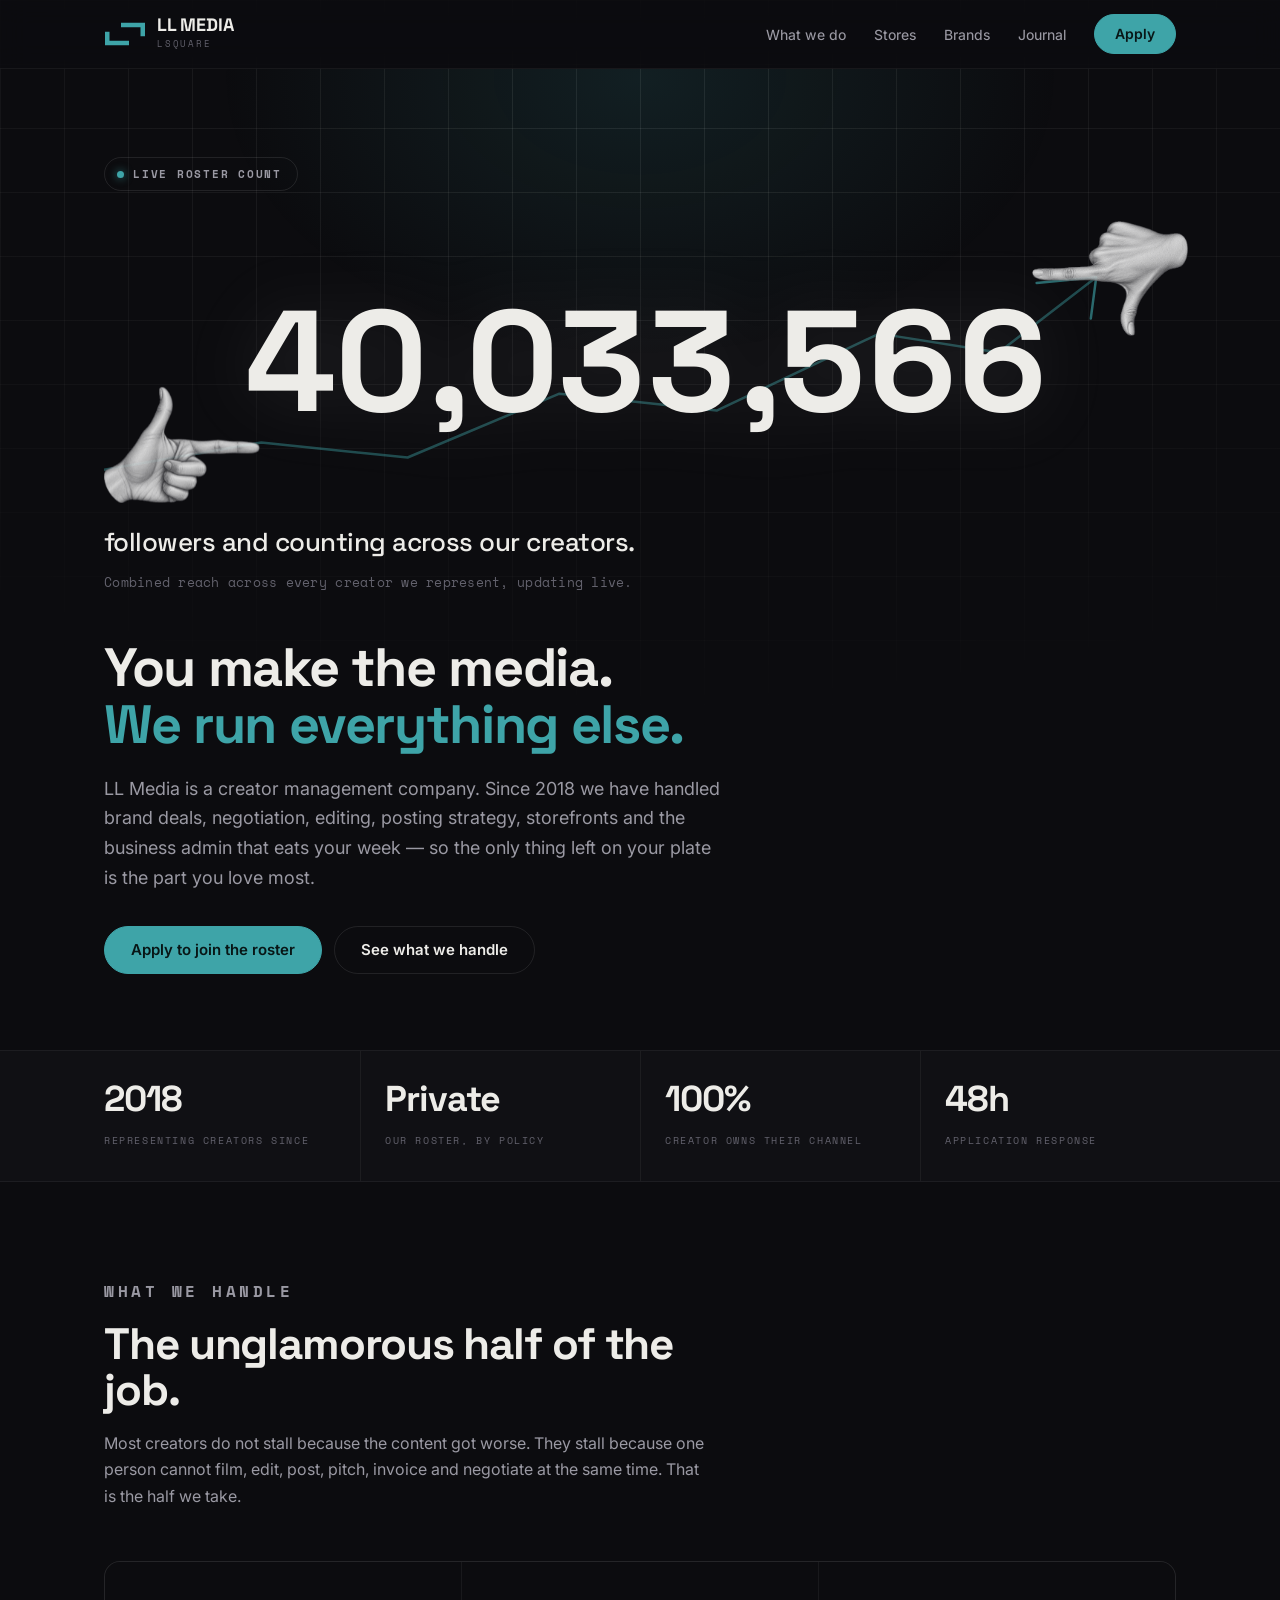
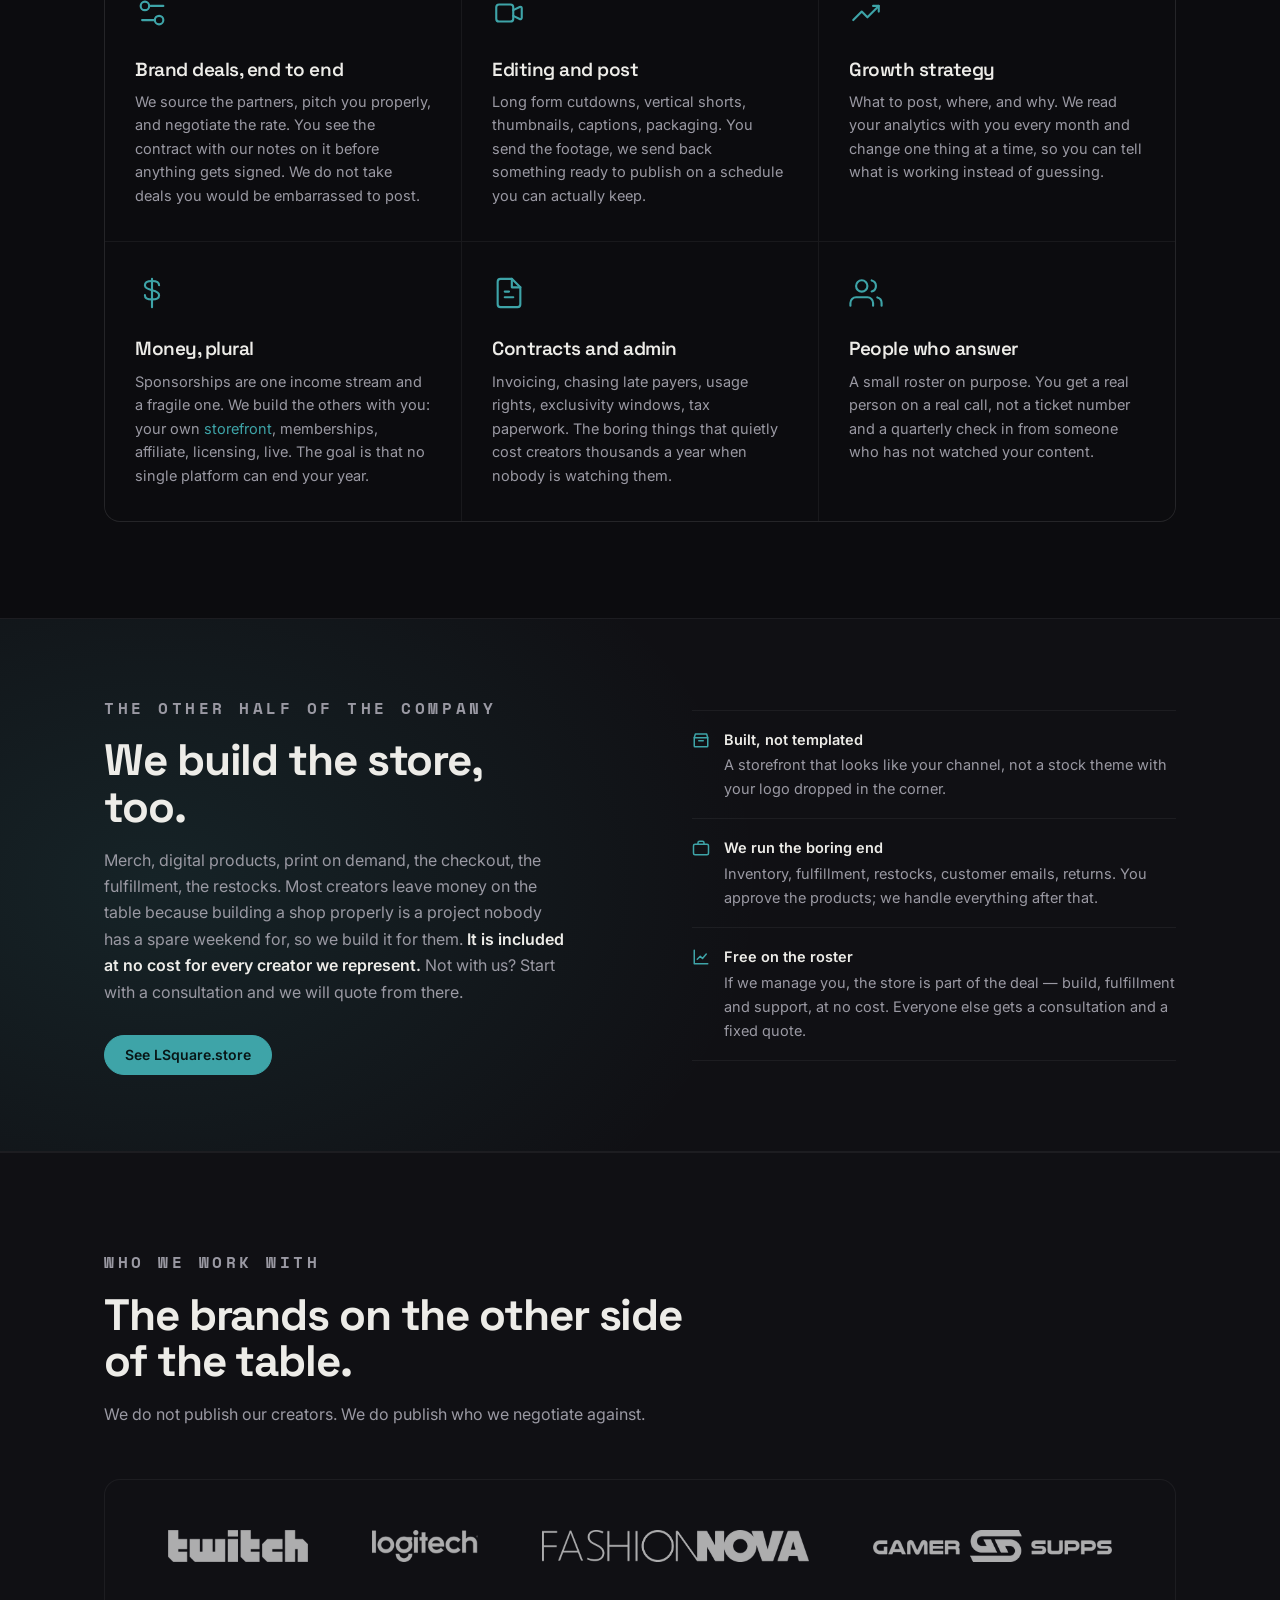
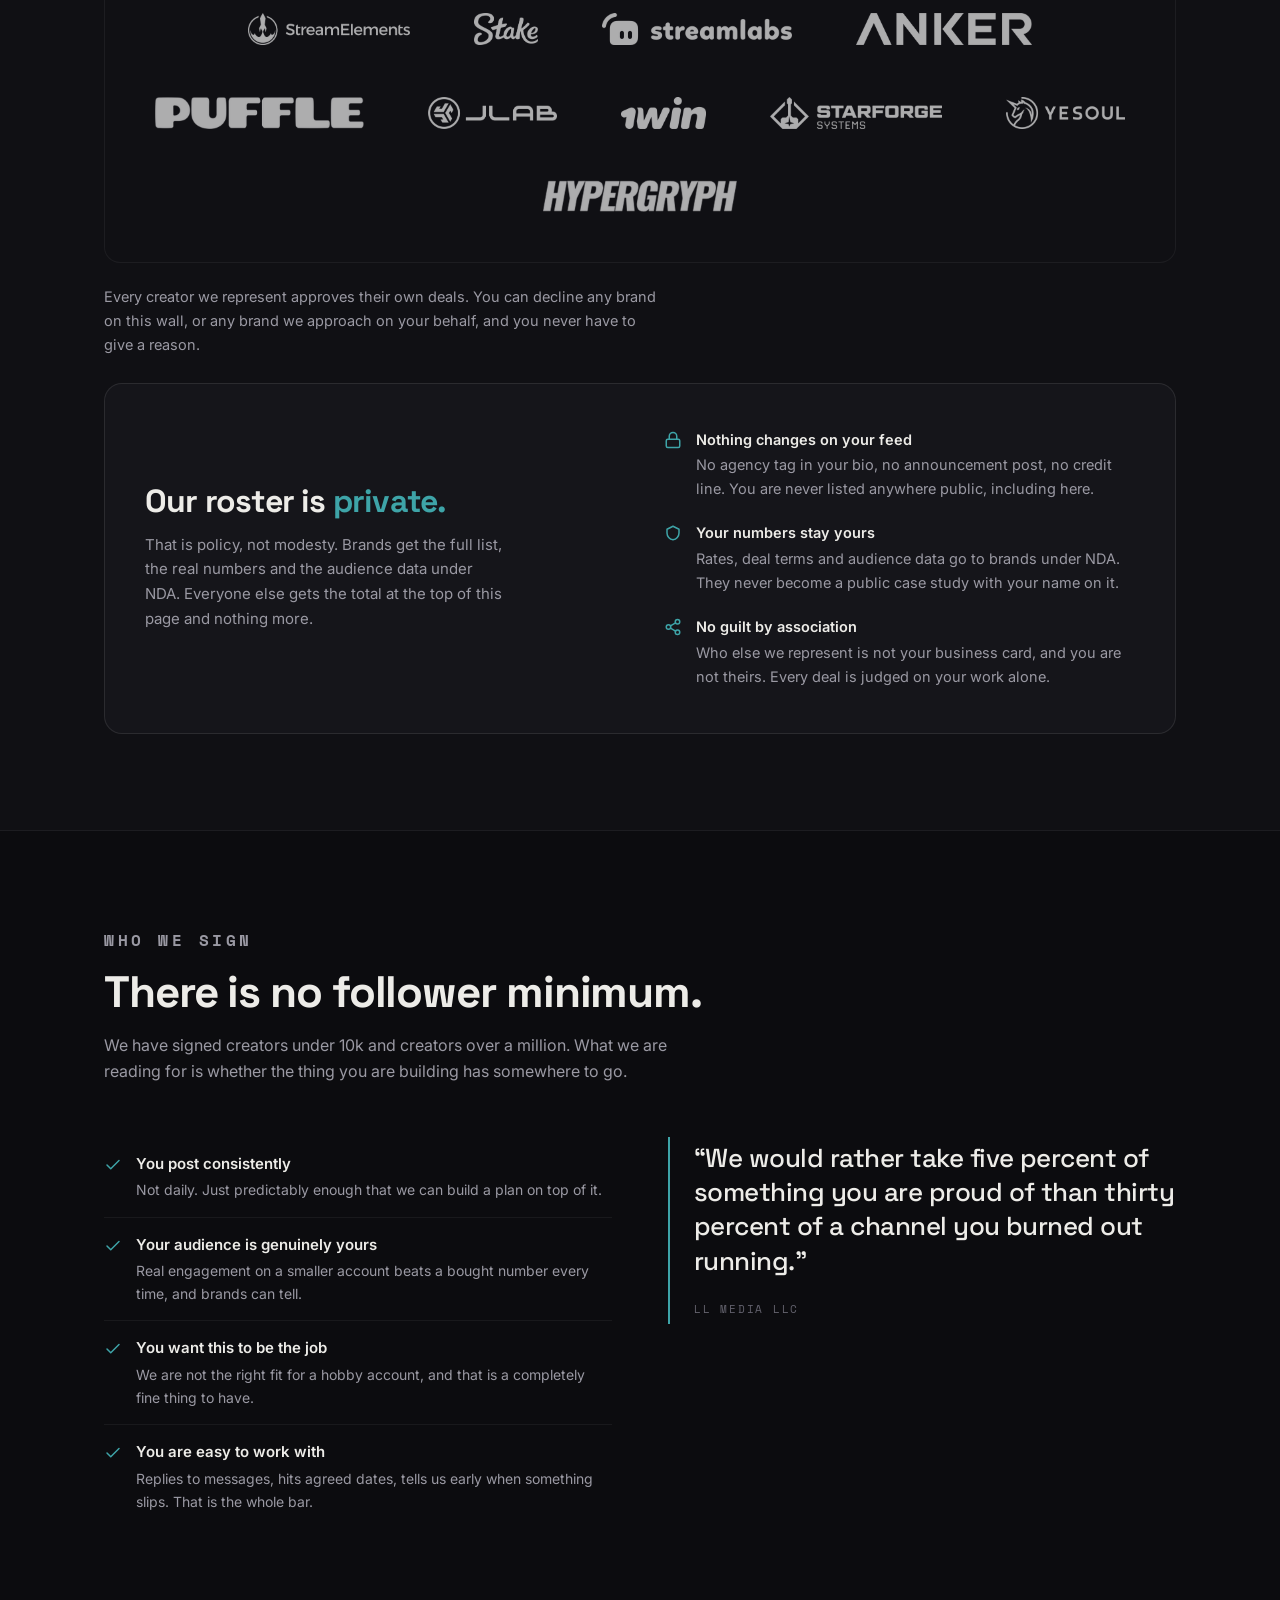
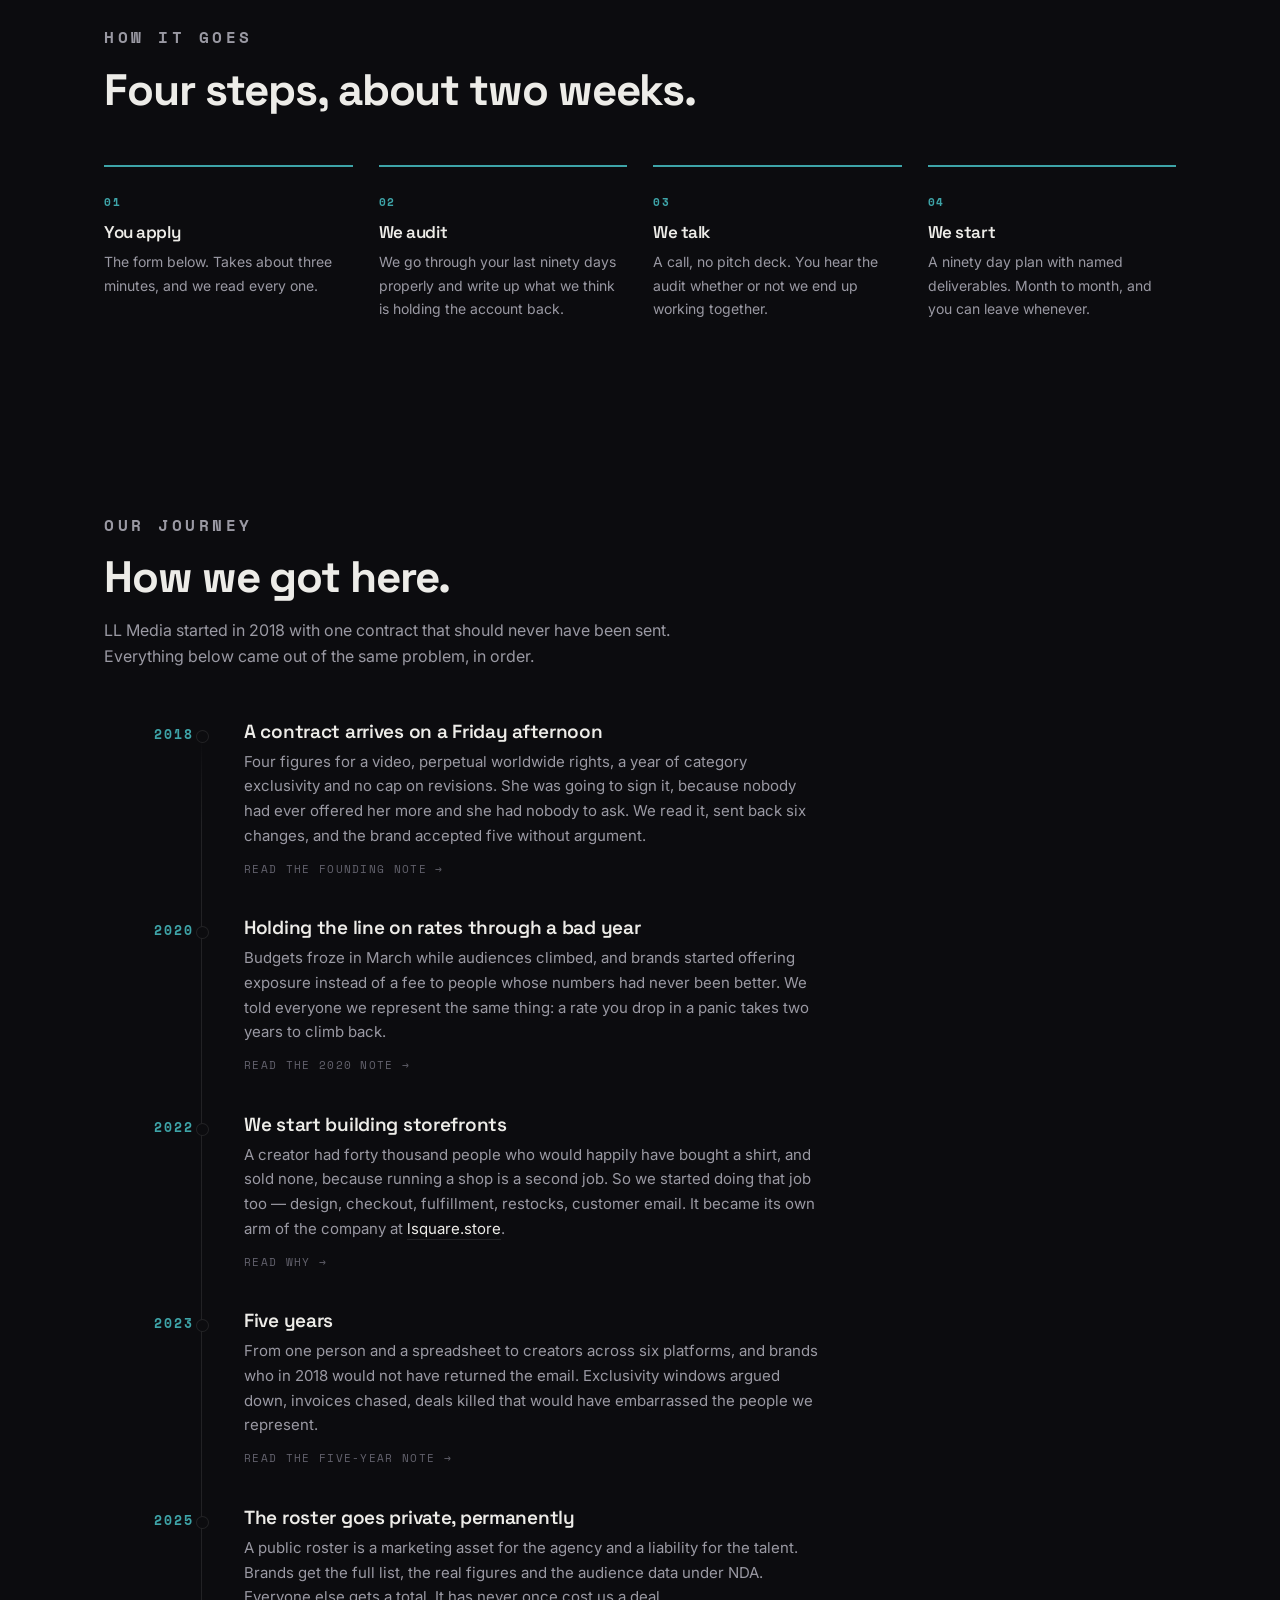
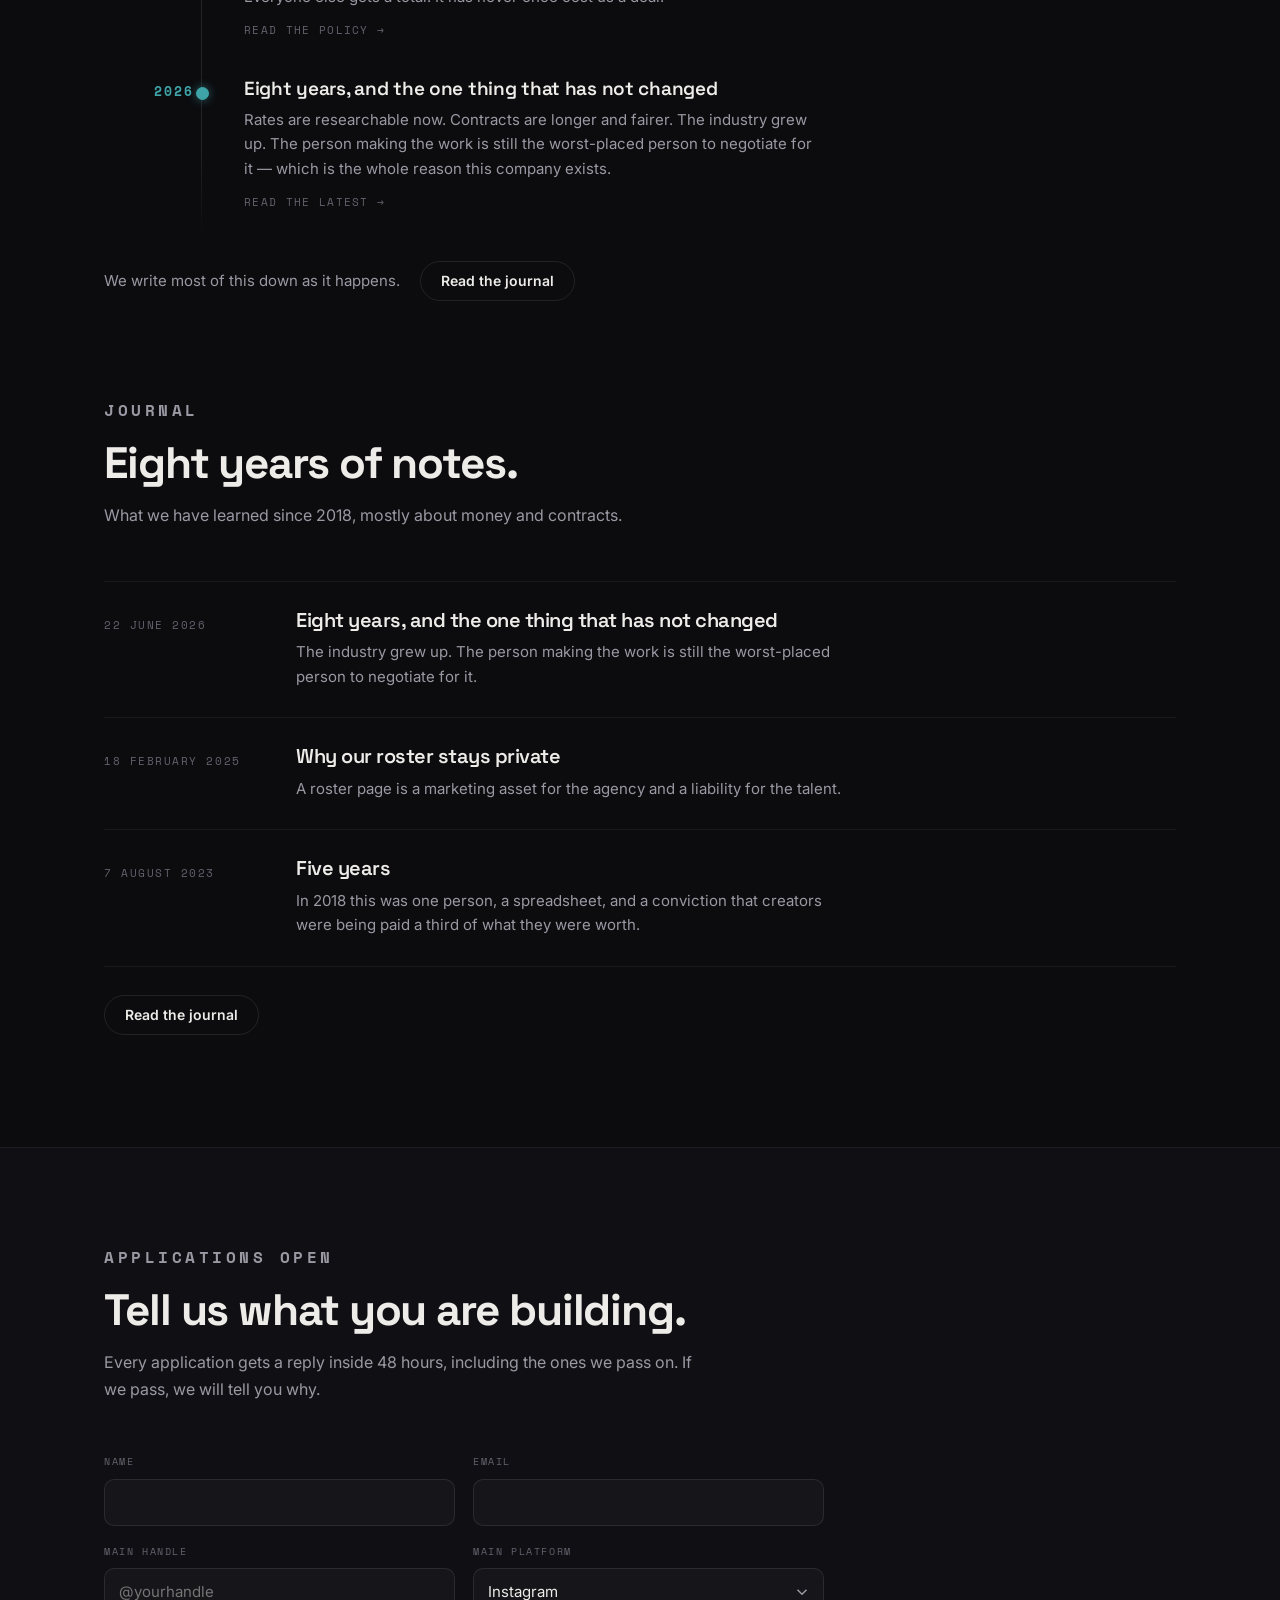
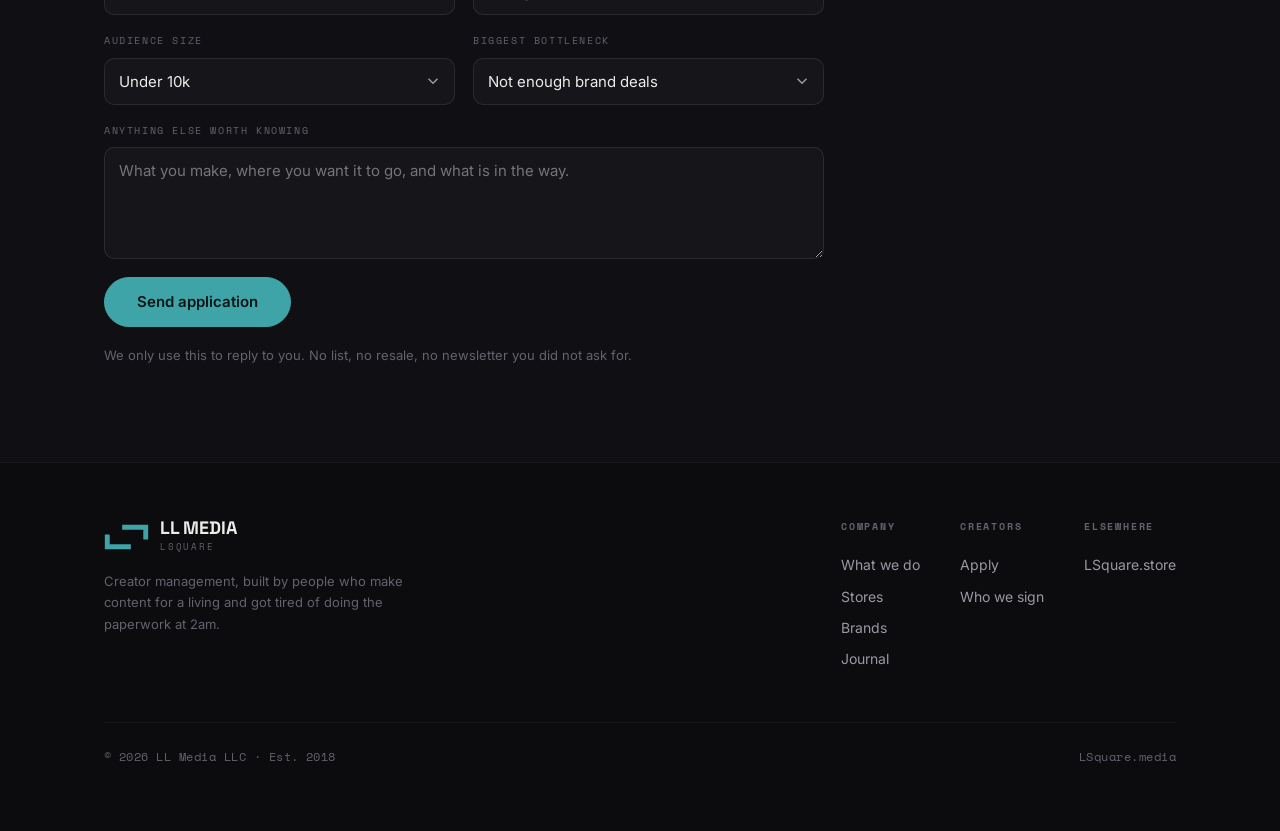
<file: index.html>
<!doctype html>
<html lang="en">
<head>
<meta charset="utf-8">
<meta name="viewport" content="width=device-width, initial-scale=1">
<title>LL Media - Creator Management</title>
<meta name="description" content="LL Media represents social media creators. 38 million followers and counting across our roster. Applications open.">
<meta name="theme-color" content="#0C0C0F">
<meta property="og:type" content="website">
<meta property="og:title" content="LL Media - Creator Management">
<meta property="og:description" content="38 million followers and counting across our roster. We manage the business so you can make the work. Applications open.">
<meta property="og:url" content="https://lsquare.media/">
<meta name="twitter:card" content="summary_large_image">
<link rel="canonical" href="https://lsquare.media/">
<meta property="og:site_name" content="LL Media">
<meta property="og:image" content="https://lsquare.media/assets/og.png">
<meta property="og:image:width" content="1200">
<meta property="og:image:height" content="630">
<meta property="og:image:alt" content="LL Media - creator management since 2018">
<meta name="twitter:image" content="https://lsquare.media/assets/og.png">
<script type="application/ld+json">
[{
  "@context": "https://schema.org",
  "@type": "Organization",
  "@id": "https://lsquare.media/#org",
  "name": "LL Media",
  "legalName": "LL Media LLC",
  "alternateName": "LSquare Media",
  "url": "https://lsquare.media/",
  "logo": "https://lsquare.media/assets/og.png",
  "image": "https://lsquare.media/assets/og.png",
  "foundingDate": "2018",
  "description": "LL Media is a creator management company. We represent social media creators, negotiate their brand deals, and build and run their storefronts. Founded 2018.",
  "sameAs": ["https://lsquare.store/"],
  "knowsAbout": ["creator management","influencer management","brand partnerships","talent representation","creator merchandise","ecommerce storefronts"],
  "areaServed": "Worldwide"
},
{
  "@context": "https://schema.org",
  "@type": "WebSite",
  "@id": "https://lsquare.media/#website",
  "url": "https://lsquare.media/",
  "name": "LL Media",
  "publisher": {"@id": "https://lsquare.media/#org"},
  "inLanguage": "en"
}]
</script>
<link rel="preconnect" href="https://fonts.googleapis.com">
<link rel="preconnect" href="https://fonts.gstatic.com" crossorigin>
<link rel="stylesheet" href="https://fonts.googleapis.com/css2?family=Space+Grotesk:wght@400;500;600;700&family=Space+Mono:wght@400;700&family=Inter:wght@400;450;500;600&display=swap">
<link rel="stylesheet" href="assets/site.css">
<link rel="icon" href="data:image/svg+xml,%3Csvg xmlns='http://www.w3.org/2000/svg' viewBox='0 0 160 90'%3E%3Cpath fill='%233EA4A8' d='M0,90 H96 V72 H18 V36 H0 Z'/%3E%3Cpath fill='%233EA4A8' d='M160,0 H64 V18 H142 V54 H160 Z'/%3E%3C/svg%3E">
</head>
<body>

<svg width="0" height="0" style="position:absolute" aria-hidden="true"><defs>
  <!-- The logo: the same gesture reduced to two corners, on the same diagonal
       as the hands. Arms 96 x 54 = 16:9. -->
  <g id="mark">
    <path d="M0,90 H96 V72 H18 V36 H0 Z"/>
    <path d="M160,0 H64 V18 H142 V54 H160 Z"/>
  </g>
</defs></svg>

<div class="bg" aria-hidden="true"></div>

<nav>
  <div class="navin">
    <a class="lockup" href="#top" aria-label="LL Media home">
      <svg viewBox="-3 -3 166 96" width="42" height="24" fill="var(--accent)" aria-hidden="true"><use href="#mark"/></svg>
      <span><span class="wm">LL MEDIA</span><span class="sub">LSquare</span></span>
    </a>
    <div class="navlinks">
      <a class="hidem" href="#what">What we do</a>
      <a class="hidem" href="#stores">Stores</a>
      <a class="hidem" href="#brands">Brands</a>
      <a class="hidem" href="/journal/">Journal</a>
      <a class="btn" href="#apply">Apply</a>
    </div>
  </div>
</nav>

<main id="top">

<!-- ============ HERO ============ -->
<header class="hero">
  <div class="wrap">
    <span class="livetag"><span class="dot" aria-hidden="true"></span>Live roster count</span>

    <div class="countframe">
      <svg class="trend" viewBox="0 0 400 150" preserveAspectRatio="none" aria-hidden="true">
        <path class="tline" d="M-30,140 L58,118 L112,126 L168,92 L226,101 L286,60 L330,70 L366,30"/>
        <path class="thead" d="M344,33 L366,30 L364,52"/>
      </svg>
      <img class="fh fh-bl" src="assets/hands/hand_bl.png" alt="" aria-hidden="true">
      <div class="count" id="counter" role="status" aria-live="polite" aria-label="Total followers across the LL Media roster">
        <span class="odo" id="odo"></span>
      </div>
      <img class="fh fh-tr" src="assets/hands/hand_tr.png" alt="" aria-hidden="true">
    </div>

    <p class="countlabel">followers and counting across our creators.</p>
    <p class="countsub">Combined reach across every creator we represent, updating live.</p>

    <h1>You make the media.<br><span class="hl">We run everything else.</span></h1>
    <p class="herolede">LL Media is a creator management company. Since 2018 we have handled brand deals, negotiation, editing, posting strategy, storefronts and the business admin that eats your week &mdash; so the only thing left on your plate is the part you love most.</p>
    <div class="cta">
      <a class="btn" href="#apply">Apply to join the roster</a>
      <a class="btn ghost" href="#what">See what we handle</a>
    </div>
  </div>
</header>

<!-- ============ STAT STRIP ============ -->
<div class="strip-stats">
  <div class="wrap" style="padding:0">
    <div class="statgrid">
      <div class="stat" style="padding-left:24px"><span class="n">2018</span><span class="l">Representing creators since</span></div>
      <div class="stat"><span class="n">Private</span><span class="l">Our roster, by policy</span></div>
      <div class="stat"><span class="n">100%</span><span class="l">Creator owns their channel</span></div>
      <div class="stat"><span class="n">48h</span><span class="l">Application response</span></div>
    </div>
  </div>
</div>

<!-- ============ WHAT WE DO ============ -->
<section id="what">
  <div class="wrap">
    <div class="shead">
      <p class="eyebrow">What we handle</p>
      <h2>The unglamorous half of the job.</h2>
      <p>Most creators do not stall because the content got worse. They stall because one person cannot film, edit, post, pitch, invoice and negotiate at the same time. That is the half we take.</p>
    </div>
    <div class="cards">

      <div class="card">
        <svg class="ci" viewBox="0 0 24 24" fill="none" stroke="currentColor" stroke-width="1.5" stroke-linecap="round" stroke-linejoin="round"><path d="M20 7h-9M14 17H5"/><circle cx="17" cy="17" r="3"/><circle cx="7" cy="7" r="3"/></svg>
        <h3>Brand deals, end to end</h3>
        <p>We source the partners, pitch you properly, and negotiate the rate. You see the contract with our notes on it before anything gets signed. We do not take deals you would be embarrassed to post.</p>
      </div>

      <div class="card">
        <svg class="ci" viewBox="0 0 24 24" fill="none" stroke="currentColor" stroke-width="1.5" stroke-linecap="round" stroke-linejoin="round"><path d="M15 10l4.55-2.27A1 1 0 0121 8.6v6.8a1 1 0 01-1.45.87L15 14"/><rect x="3" y="6" width="12" height="12" rx="2"/></svg>
        <h3>Editing and post</h3>
        <p>Long form cutdowns, vertical shorts, thumbnails, captions, packaging. You send the footage, we send back something ready to publish on a schedule you can actually keep.</p>
      </div>

      <div class="card">
        <svg class="ci" viewBox="0 0 24 24" fill="none" stroke="currentColor" stroke-width="1.5" stroke-linecap="round" stroke-linejoin="round"><path d="M3 17l6-6 4 4 8-8"/><path d="M17 7h4v4"/></svg>
        <h3>Growth strategy</h3>
        <p>What to post, where, and why. We read your analytics with you every month and change one thing at a time, so you can tell what is working instead of guessing.</p>
      </div>

      <div class="card">
        <svg class="ci" viewBox="0 0 24 24" fill="none" stroke="currentColor" stroke-width="1.5" stroke-linecap="round" stroke-linejoin="round"><path d="M12 2v20"/><path d="M17 6.5c0-2-2.2-3-5-3s-5 .9-5 3 2.2 2.8 5 3.5 5 1.4 5 3.5-2.2 3-5 3-5-1-5-3"/></svg>
        <h3>Money, plural</h3>
        <p>Sponsorships are one income stream and a fragile one. We build the others with you: your own <a href="#stores" style="color:var(--accent)">storefront</a>, memberships, affiliate, licensing, live. The goal is that no single platform can end your year.</p>
      </div>

      <div class="card">
        <svg class="ci" viewBox="0 0 24 24" fill="none" stroke="currentColor" stroke-width="1.5" stroke-linecap="round" stroke-linejoin="round"><path d="M14 2H6a2 2 0 00-2 2v16a2 2 0 002 2h12a2 2 0 002-2V8z"/><path d="M14 2v6h6"/><path d="M9 15h6M9 11h3"/></svg>
        <h3>Contracts and admin</h3>
        <p>Invoicing, chasing late payers, usage rights, exclusivity windows, tax paperwork. The boring things that quietly cost creators thousands a year when nobody is watching them.</p>
      </div>

      <div class="card">
        <svg class="ci" viewBox="0 0 24 24" fill="none" stroke="currentColor" stroke-width="1.5" stroke-linecap="round" stroke-linejoin="round"><path d="M17 21v-2a4 4 0 00-4-4H5a4 4 0 00-4 4v2"/><circle cx="9" cy="7" r="4"/><path d="M23 21v-2a4 4 0 00-3-3.87M16 3.13a4 4 0 010 7.75"/></svg>
        <h3>People who answer</h3>
        <p>A small roster on purpose. You get a real person on a real call, not a ticket number and a quarterly check in from someone who has not watched your content.</p>
      </div>

    </div>
  </div>
</section>

<!-- ============ STORE ARM ============ -->
<section class="storeband" id="stores">
  <div class="wrap">
    <div>
      <p class="eyebrow">The other half of the company</p>
      <h2>We build the store, too.</h2>
      <p>Merch, digital products, print on demand, the checkout, the fulfillment, the restocks. Most creators leave money on the table because building a shop properly is a project nobody has a spare weekend for, so we build it for them. <strong style="color:var(--ink);font-weight:600">It is included at no cost for every creator we represent.</strong> Not with us? Start with a consultation and we will quote from there.</p>
      <a class="btn" href="https://lsquare.store">See LSquare.store</a>
    </div>
    <ul class="storelist">
      <li>
        <svg viewBox="0 0 24 24" fill="none" stroke="currentColor" stroke-width="2" stroke-linecap="round" stroke-linejoin="round"><path d="M3 9l1.5-5h15L21 9"/><path d="M3 9h18v11a1 1 0 01-1 1H4a1 1 0 01-1-1z"/><path d="M9 13h6"/></svg>
        <span><b>Built, not templated</b><i>A storefront that looks like your channel, not a stock theme with your logo dropped in the corner.</i></span>
      </li>
      <li>
        <svg viewBox="0 0 24 24" fill="none" stroke="currentColor" stroke-width="2" stroke-linecap="round" stroke-linejoin="round"><rect x="2" y="7" width="20" height="14" rx="2"/><path d="M16 7V5a2 2 0 00-2-2h-4a2 2 0 00-2 2v2"/></svg>
        <span><b>We run the boring end</b><i>Inventory, fulfillment, restocks, customer emails, returns. You approve the products; we handle everything after that.</i></span>
      </li>
      <li>
        <svg viewBox="0 0 24 24" fill="none" stroke="currentColor" stroke-width="2" stroke-linecap="round" stroke-linejoin="round"><path d="M3 3v18h18"/><path d="M7 15l4-4 3 3 5-6"/></svg>
        <span><b>Free on the roster</b><i>If we manage you, the store is part of the deal &mdash; build, fulfillment and support, at no cost. Everyone else gets a consultation and a fixed quote.</i></span>
      </li>
    </ul>
  </div>
</section>

<!-- ============ BRANDS ============ -->
<!-- Creators are anonymous by policy. Never name, tag or link a creator here. -->
<section class="roster" id="brands">
  <div class="wrap">
    <div class="shead">
      <p class="eyebrow">Who we work with</p>
      <h2>The brands on the other side of the table.</h2>
      <p>We do not publish our creators. We do publish who we negotiate against.</p>
    </div>

    <!-- Logo wall. Each mark is the brand's own logo, normalized to a white
         silhouette on a common 96px canvas. Where a brand's mark is a GLYPH
         Every mark here is the brand's OWN official lockup including its own
         wordmark - no typeset names, so nothing is set in the wrong typeface.
         Centered flex-wrap, not a grid: the brand count keeps changing and a
         grid leaves a ragged last row every time it does. -->
    <div class="brandwall">
      <span class="bw"><img src="assets/logos/brands/twitch.png" alt="Twitch" loading="lazy"></span>
      <span class="bw"><img src="assets/logos/brands/logitech.png" alt="Logitech" loading="lazy"></span>
      <span class="bw"><img src="assets/logos/brands/fashionnova.png" alt="Fashion Nova" loading="lazy"></span>
      <span class="bw"><img src="assets/logos/brands/gamersupps.png" alt="Gamer Supps" loading="lazy"></span>
      <span class="bw"><img src="assets/logos/brands/streamelements.png" alt="StreamElements" loading="lazy"></span>
      <span class="bw"><img src="assets/logos/brands/stake.png" alt="Stake" loading="lazy"></span>
      <span class="bw"><img src="assets/logos/brands/streamlabs.png" alt="Streamlabs" loading="lazy"></span>
      <span class="bw"><img src="assets/logos/brands/anker.png" alt="Anker" loading="lazy"></span>
      <span class="bw"><img src="assets/logos/brands/puffle.png" alt="Puffle" loading="lazy"></span>
      <span class="bw"><img src="assets/logos/brands/jlab.png" alt="JLab" loading="lazy"></span>
      <span class="bw"><img src="assets/logos/brands/1win.png" alt="1win" loading="lazy"></span>
      <span class="bw"><img src="assets/logos/brands/starforge.png" alt="Starforge Systems" loading="lazy"></span>
      <span class="bw"><img src="assets/logos/brands/yesoul.png" alt="Yesoul" loading="lazy"></span>
      <span class="bw"><img src="assets/logos/brands/hypergryph.png" alt="Hypergryph" loading="lazy"></span>
    </div>

    <p class="brandnote">Every creator we represent approves their own deals. You can decline any brand on this wall, or any brand we approach on your behalf, and you never have to give a reason.</p>

    <div class="disc">
      <div>
        <h3>Our roster is <span class="hl">private.</span></h3>
        <p class="dtext">That is policy, not modesty. Brands get the full list, the real numbers and the audience data under NDA. Everyone else gets the total at the top of this page and nothing more.</p>
      </div>
      <ul class="disclist">
        <li>
          <svg viewBox="0 0 24 24" fill="none" stroke="currentColor" stroke-width="2" stroke-linecap="round" stroke-linejoin="round"><rect x="3" y="11" width="18" height="11" rx="2"/><path d="M7 11V7a5 5 0 0110 0v4"/></svg>
          <span><b>Nothing changes on your feed</b><i>No agency tag in your bio, no announcement post, no credit line. You are never listed anywhere public, including here.</i></span>
        </li>
        <li>
          <svg viewBox="0 0 24 24" fill="none" stroke="currentColor" stroke-width="2" stroke-linecap="round" stroke-linejoin="round"><path d="M12 3l8 4v5c0 4.4-3.4 8.3-8 9-4.6-.7-8-4.6-8-9V7z"/></svg>
          <span><b>Your numbers stay yours</b><i>Rates, deal terms and audience data go to brands under NDA. They never become a public case study with your name on it.</i></span>
        </li>
        <li>
          <svg viewBox="0 0 24 24" fill="none" stroke="currentColor" stroke-width="2" stroke-linecap="round" stroke-linejoin="round"><path d="M18 8a3 3 0 100-6 3 3 0 000 6zM6 15a3 3 0 100-6 3 3 0 000 6zM18 22a3 3 0 100-6 3 3 0 000 6z"/><path d="M8.6 13.5l6.8 3.9M15.4 6.6L8.6 10.5"/></svg>
          <span><b>No guilt by association</b><i>Who else we represent is not your business card, and you are not theirs. Every deal is judged on your work alone.</i></span>
        </li>
      </ul>
    </div>
  </div>
</section>

<!-- ============ WHO WE LOOK FOR ============ -->
<section id="who">
  <div class="wrap">
    <div class="shead">
      <p class="eyebrow">Who we sign</p>
      <h2>There is no follower minimum.</h2>
      <p>We have signed creators under 10k and creators over a million. What we are reading for is whether the thing you are building has somewhere to go.</p>
    </div>

    <div class="lf">
      <ul class="lflist">
        <li>
          <svg viewBox="0 0 24 24" fill="none" stroke="currentColor" stroke-width="2" stroke-linecap="round" stroke-linejoin="round"><path d="M20 6L9 17l-5-5"/></svg>
          <span><b>You post consistently</b><i>Not daily. Just predictably enough that we can build a plan on top of it.</i></span>
        </li>
        <li>
          <svg viewBox="0 0 24 24" fill="none" stroke="currentColor" stroke-width="2" stroke-linecap="round" stroke-linejoin="round"><path d="M20 6L9 17l-5-5"/></svg>
          <span><b>Your audience is genuinely yours</b><i>Real engagement on a smaller account beats a bought number every time, and brands can tell.</i></span>
        </li>
        <li>
          <svg viewBox="0 0 24 24" fill="none" stroke="currentColor" stroke-width="2" stroke-linecap="round" stroke-linejoin="round"><path d="M20 6L9 17l-5-5"/></svg>
          <span><b>You want this to be the job</b><i>We are not the right fit for a hobby account, and that is a completely fine thing to have.</i></span>
        </li>
        <li>
          <svg viewBox="0 0 24 24" fill="none" stroke="currentColor" stroke-width="2" stroke-linecap="round" stroke-linejoin="round"><path d="M20 6L9 17l-5-5"/></svg>
          <span><b>You are easy to work with</b><i>Replies to messages, hits agreed dates, tells us early when something slips. That is the whole bar.</i></span>
        </li>
      </ul>

      <div class="quote">
        <p>&ldquo;We would rather take five percent of something you are proud of than thirty percent of a channel you burned out running.&rdquo;</p>
        <cite>LL Media LLC</cite>
      </div>
    </div>
  </div>
</section>

<!-- ============ PROCESS ============ -->
<section id="process" style="padding-top:0">
  <div class="wrap">
    <div class="shead">
      <p class="eyebrow">How it goes</p>
      <h2>Four steps, about two weeks.</h2>
    </div>
    <div class="steps">
      <div class="step on"><span class="sn">01</span><h3>You apply</h3><p>The form below. Takes about three minutes, and we read every one.</p></div>
      <div class="step on"><span class="sn">02</span><h3>We audit</h3><p>We go through your last ninety days properly and write up what we think is holding the account back.</p></div>
      <div class="step"><span class="sn">03</span><h3>We talk</h3><p>A call, no pitch deck. You hear the audit whether or not we end up working together.</p></div>
      <div class="step"><span class="sn">04</span><h3>We start</h3><p>A ninety day plan with named deliverables. Month to month, and you can leave whenever.</p></div>
    </div>
  </div>
</section>

<!-- ============ OUR JOURNEY ============ -->
<section id="journey">
  <div class="wrap">
    <div class="shead">
      <p class="eyebrow">Our journey</p>
      <h2>How we got here.</h2>
      <p>LL Media started in 2018 with one contract that should never have been sent. Everything below came out of the same problem, in order.</p>
    </div>

    <ol class="tl">
      <li>
        <span class="tlyr">2018</span>
        <div>
          <h3>A contract arrives on a Friday afternoon</h3>
          <p>Four figures for a video, perpetual worldwide rights, a year of category exclusivity and no cap on revisions. She was going to sign it, because nobody had ever offered her more and she had nobody to ask. We read it, sent back six changes, and the brand accepted five without argument.</p>
          <a class="tlink" href="/journal/why-we-started/">Read the founding note &rarr;</a>
        </div>
      </li>
      <li>
        <span class="tlyr">2020</span>
        <div>
          <h3>Holding the line on rates through a bad year</h3>
          <p>Budgets froze in March while audiences climbed, and brands started offering exposure instead of a fee to people whose numbers had never been better. We told everyone we represent the same thing: a rate you drop in a panic takes two years to climb back.</p>
          <a class="tlink" href="/journal/rates-2020/">Read the 2020 note &rarr;</a>
        </div>
      </li>
      <li>
        <span class="tlyr">2022</span>
        <div>
          <h3>We start building storefronts</h3>
          <p>A creator had forty thousand people who would happily have bought a shirt, and sold none, because running a shop is a second job. So we started doing that job too &mdash; design, checkout, fulfillment, restocks, customer email. It became its own arm of the company at <a href="https://lsquare.store">lsquare.store</a>.</p>
          <a class="tlink" href="/journal/storefronts/">Read why &rarr;</a>
        </div>
      </li>
      <li>
        <span class="tlyr">2023</span>
        <div>
          <h3>Five years</h3>
          <p>From one person and a spreadsheet to creators across six platforms, and brands who in 2018 would not have returned the email. Exclusivity windows argued down, invoices chased, deals killed that would have embarrassed the people we represent.</p>
          <a class="tlink" href="/journal/five-years/">Read the five-year note &rarr;</a>
        </div>
      </li>
      <li>
        <span class="tlyr">2025</span>
        <div>
          <h3>The roster goes private, permanently</h3>
          <p>A public roster is a marketing asset for the agency and a liability for the talent. Brands get the full list, the real figures and the audience data under NDA. Everyone else gets a total. It has never once cost us a deal.</p>
          <a class="tlink" href="/journal/private-roster/">Read the policy &rarr;</a>
        </div>
      </li>
      <li>
        <span class="tlyr">2026</span>
        <div>
          <h3>Eight years, and the one thing that has not changed</h3>
          <p>Rates are researchable now. Contracts are longer and fairer. The industry grew up. The person making the work is still the worst-placed person to negotiate for it &mdash; which is the whole reason this company exists.</p>
          <a class="tlink" href="/journal/eight-years/">Read the latest &rarr;</a>
        </div>
      </li>
    </ol>

    <p class="tlend">We write most of this down as it happens.
      <a class="btn ghost" href="/journal/">Read the journal</a></p>
  </div>
</section>

<!-- ============ JOURNAL ============ -->
<section id="journal" style="padding-top:0">
  <div class="wrap">
    <div class="shead">
      <p class="eyebrow">Journal</p>
      <h2>Eight years of notes.</h2>
      <p>What we have learned since 2018, mostly about money and contracts.</p>
    </div>
    <div class="jlist">
      <a class="jitem" href="/journal/eight-years/">
        <span class="jdate">22 June 2026</span>
        <div><h3>Eight years, and the one thing that has not changed</h3>
        <p>The industry grew up. The person making the work is still the worst-placed person to negotiate for it.</p></div>
      </a>
      <a class="jitem" href="/journal/private-roster/">
        <span class="jdate">18 February 2025</span>
        <div><h3>Why our roster stays private</h3>
        <p>A roster page is a marketing asset for the agency and a liability for the talent.</p></div>
      </a>
      <a class="jitem" href="/journal/five-years/">
        <span class="jdate">7 August 2023</span>
        <div><h3>Five years</h3>
        <p>In 2018 this was one person, a spreadsheet, and a conviction that creators were being paid a third of what they were worth.</p></div>
      </a>
    </div>
    <p style="margin-top:28px"><a class="btn ghost" href="/journal/">Read the journal</a></p>
  </div>
</section>

<!-- ============ APPLY ============ -->
<section class="apply" id="apply">
  <div class="wrap">
    <div class="shead">
      <p class="eyebrow">Applications open</p>
      <h2>Tell us what you are building.</h2>
      <p>Every application gets a reply inside 48 hours, including the ones we pass on. If we pass, we will tell you why.</p>
    </div>

    <form id="applyform" novalidate>
      <div class="f"><label for="fname">Name</label><input id="fname" name="name" type="text" autocomplete="name" required></div>
      <div class="f"><label for="femail">Email</label><input id="femail" name="email" type="email" autocomplete="email" required></div>
      <div class="f"><label for="fhandle">Main handle</label><input id="fhandle" name="handle" type="text" placeholder="@yourhandle" required></div>
      <div class="f"><label for="fplat">Main platform</label>
        <select id="fplat" name="platform">
          <option>Instagram</option><option>TikTok</option><option>YouTube</option>
          <option>Twitch</option><option>X</option><option>Other</option>
        </select>
      </div>
      <div class="f"><label for="fsize">Audience size</label>
        <select id="fsize" name="size">
          <option>Under 10k</option><option>10k - 50k</option><option>50k - 250k</option>
          <option>250k - 1M</option><option>1M+</option>
        </select>
      </div>
      <div class="f"><label for="fgoal">Biggest bottleneck</label>
        <select id="fgoal" name="goal">
          <option>Not enough brand deals</option><option>Deals pay too little</option>
          <option>Cannot keep up with editing</option><option>Growth has flatlined</option>
          <option>Business admin is drowning me</option><option>Something else</option>
        </select>
      </div>
      <div class="f full"><label for="fmore">Anything else worth knowing</label>
        <textarea id="fmore" name="message" placeholder="What you make, where you want it to go, and what is in the way."></textarea></div>
      <div class="hp" aria-hidden="true">
        <label for="fco">Company</label>
        <input id="fco" name="_gotcha" type="text" tabindex="-1" autocomplete="off">
      </div>
      <div class="f full" style="align-items:flex-start"><button class="btn" type="submit" style="padding:14px 32px;font-size:15px">Send application</button></div>
      <p class="formmsg" id="formmsg" role="status"></p>
      <p class="formnote">We only use this to reply to you. No list, no resale, no newsletter you did not ask for.</p>
    </form>
  </div>
</section>

</main>

<footer>
  <div class="wrap">
    <div class="fin">
      <div>
        <div class="lockup">
          <svg viewBox="-3 -3 166 96" width="45" height="26" fill="var(--accent)" aria-hidden="true"><use href="#mark"/></svg>
          <span><span class="wm">LL MEDIA</span><span class="sub">LSquare</span></span>
        </div>
        <p class="fnote">Creator management, built by people who make content for a living and got tired of doing the paperwork at 2am.</p>
      </div>
      <div class="flinks">
        <div class="fcol"><h4>Company</h4>
          <a href="#what">What we do</a><a href="#stores">Stores</a>
          <a href="#brands">Brands</a><a href="/journal/">Journal</a>
        </div>
        <div class="fcol"><h4>Creators</h4>
          <a href="#apply">Apply</a><a href="#who">Who we sign</a>
        </div>
        <div class="fcol"><h4>Elsewhere</h4>
          <a href="https://lsquare.store">LSquare.store</a>
        </div>
      </div>
    </div>
    <div class="legal">
      <span>&copy; <span id="yr">2026</span> LL Media LLC &middot; Est. 2018</span>
      <span>LSquare.media</span>
    </div>
  </div>
</footer>

<script>
(function(){
  "use strict";

  /* =====================================================================
     CONFIG - the only block you should ever need to edit for the counter.
     ===================================================================== */
  // ANONYMITY IS POLICY. This file is public source - anyone can read it.
  // No creator name, handle, link or per-creator figure goes in here, ever.
  var CFG = {
    // Combined followers across every creator EXCEPT the tracked one below.
    rosterBase: 38906407,

    // The single account whose growth drives the live tick. Deliberately unnamed.
    tracked: {
      seed:     1000000,                             // followers at seedAt
      seedAt:   Date.UTC(2026, 8, 8, 6, 0, 0),       // 2026-09-08 06:00 UTC
      perDay:   1450                                 // avg net new followers/day
    },


    // Set this to a JSON endpoint returning {"followers": 123456} to go
    // genuinely live. Until then the number is modeled from seed + perDay.
    liveEndpoint: null,

    // Application form POST target. This is an OPAQUE form id from the form
    // provider - it deliberately contains no email address, because the page
    // is public source and the destination inbox is private.
    //
    // The inbox itself is configured in the provider's dashboard, so changing
    // where applications land later needs NO change to this file at all.
    // Only swapping provider entirely touches this line.
    // Setup steps: HOW_TO_BUILD_THE_LSQUARE_SITE.txt -> THE APPLICATION FORM.
    formEndpoint: "https://formspree.io/f/mgaengwn"
  };

  /* ================= follower model ================= */
  function modeled(now){
    var days = (now - CFG.tracked.seedAt) / 86400000;
    return CFG.tracked.seed + Math.max(0, Math.floor(days * CFG.tracked.perDay));
  }
  var liveOverride = null;   // set once a real endpoint answers
  function trackedNow(now){
    return liveOverride !== null ? liveOverride : modeled(now);
  }
  function totalNow(now){ return CFG.rosterBase + trackedNow(now); }

  /* ================= odometer ================= */
  var odo   = document.getElementById("odo");
  var cells = [];          // {strip, digit} in render order, null for separators
  var built = 0;

  function build(str){
    odo.innerHTML = "";
    cells = [];
    for (var i = 0; i < str.length; i++){
      var ch = str.charAt(i);
      if (ch === ","){
        var sep = document.createElement("span");
        sep.className = "sep";
        sep.textContent = ",";
        odo.appendChild(sep);
        cells.push(null);
      } else {
        var d = document.createElement("span");
        d.className = "d";
        var strip = document.createElement("span");
        strip.className = "strip";
        for (var n = 0; n <= 9; n++){
          var b = document.createElement("b");
          b.textContent = String(n);
          strip.appendChild(b);
        }
        d.appendChild(strip);
        odo.appendChild(d);
        cells.push({ strip: strip, digit: -1 });
      }
    }
    built = str.length;
  }

  function render(value, animated){
    var str = value.toLocaleString("en-US");
    if (str.length !== built) build(str);
    for (var i = 0; i < str.length; i++){
      var cell = cells[i];
      if (!cell) continue;
      var d = str.charCodeAt(i) - 48;
      if (d === cell.digit) continue;
      cell.digit = d;
      cell.strip.style.transition = animated
        ? "transform .62s cubic-bezier(.22,1,.36,1)"
        : "none";
      cell.strip.style.transform = "translateY(" + (-d) + "em)";
    }
  }

  /* ================= roll-up on load ================= */
  var target = totalNow(Date.now());
  var reduce = window.matchMedia && window.matchMedia("(prefers-reduced-motion: reduce)").matches;

  if (reduce){
    render(target, false);
  } else {
    var from = target - 240000;              // roll in from ~240k below
    var dur  = 2100;
    var t0   = null;
    render(from, false);
    requestAnimationFrame(function step(ts){
      if (t0 === null) t0 = ts;
      var p = Math.min(1, (ts - t0) / dur);
      var e = 1 - Math.pow(1 - p, 4);        // easeOutQuart
      render(Math.round(from + (target - from) * e), false);
      if (p < 1) requestAnimationFrame(step);
      else tick();
    });
  }

  /* ================= live tick ================= */
  function tick(){
    setInterval(function(){ render(totalNow(Date.now()), true); }, 1000);
  }
  if (reduce) tick();

  /* ================= secondary numbers ================= */
  document.getElementById("yr").textContent         = new Date().getFullYear();

  /* ================= optional real live feed =================
     Point CFG.liveEndpoint at a small proxy that returns
     {"followers": 918432} and the whole page goes genuinely live.
     Kept as a stub so swapping it in is a one-line change.
  ============================================================ */
  if (CFG.liveEndpoint){
    var pull = function(){
      fetch(CFG.liveEndpoint, { cache: "no-store" })
        .then(function(r){ return r.ok ? r.json() : null; })
        .then(function(j){
          if (j && typeof j.followers === "number"){
            liveOverride = j.followers;
            render(totalNow(Date.now()), true);
          }
        })
        .catch(function(){ /* stay on the model */ });
    };
    pull();
    setInterval(pull, 120000);
  }

  /* ================= application form ================= */
  var form = document.getElementById("applyform");
  var msg  = document.getElementById("formmsg");
  var btn  = form.querySelector("button[type=submit]");

  function say(kind, text){
    msg.className = "formmsg " + kind;
    msg.textContent = text;
  }

  form.addEventListener("submit", function(ev){
    ev.preventDefault();
    var data = {};
    new FormData(form).forEach(function(v, k){ data[k] = String(v).trim(); });

    // Honeypot. A human never fills a field they cannot see, so a bot that
    // does gets the success message and nothing gets sent. Don't tell it why.
    if (data._gotcha){
      form.reset();
      say("ok", "Got it. You will hear back from us inside 48 hours.");
      return;
    }

    if (!data.name || !data.email || !data.handle){
      say("err", "Name, email and handle are all needed before we can reply to you.");
      return;
    }
    if (!/^[^@\s]+@[^@\s]+\.[^@\s]+$/.test(data.email)){
      say("err", "That email address does not look right - mind checking it?");
      return;
    }

    if (!CFG.formEndpoint){
      say("err", "The application form is not connected yet. Please try again shortly.");
      return;
    }

    data._subject = "Roster application - " + data.handle;

    btn.disabled = true;
    say("ok", "Sending...");
    fetch(CFG.formEndpoint, {
      method:  "POST",
      headers: { "Accept": "application/json", "Content-Type": "application/json" },
      body:    JSON.stringify(data)
    }).then(function(r){
      if (r.ok){
        form.reset();
        say("ok", "Got it. You will hear back from us inside 48 hours.");
      } else {
        btn.disabled = false;
        say("err", "That did not send. Give it another try in a moment.");
      }
    }).catch(function(){
      btn.disabled = false;
      say("err", "That did not send. Check your connection and try again.");
    });
  });

})();
</script>

<script>
(function(){
  "use strict";
  // Parallax: the ground plane pans at 45% of scroll, the trend line at 28%,
  // so they separate from each other as well as from the content. Both are
  // written inside one rAF tick - reading scrollY in the scroll handler and
  // writing in the frame keeps it off the layout path.
  if (window.matchMedia && window.matchMedia("(prefers-reduced-motion: reduce)").matches) return;

  var bg    = document.querySelector(".bg");
  var trend = document.querySelector(".trend");
  if (!bg && !trend) return;

  var ticking = false;
  function frame(){
    var y = window.pageYOffset || document.documentElement.scrollTop || 0;
    if (bg)    bg.style.backgroundPosition = "0 " + (-y * 0.45).toFixed(1) + "px";
    if (trend) trend.style.transform = "translate3d(0," + (y * 0.28).toFixed(1) + "px,0)";
    ticking = false;
  }
  function onScroll(){
    if (!ticking){ ticking = true; window.requestAnimationFrame(frame); }
  }
  window.addEventListener("scroll", onScroll, { passive: true });
  frame();
})();
</script>
</body>
</html>
</file>
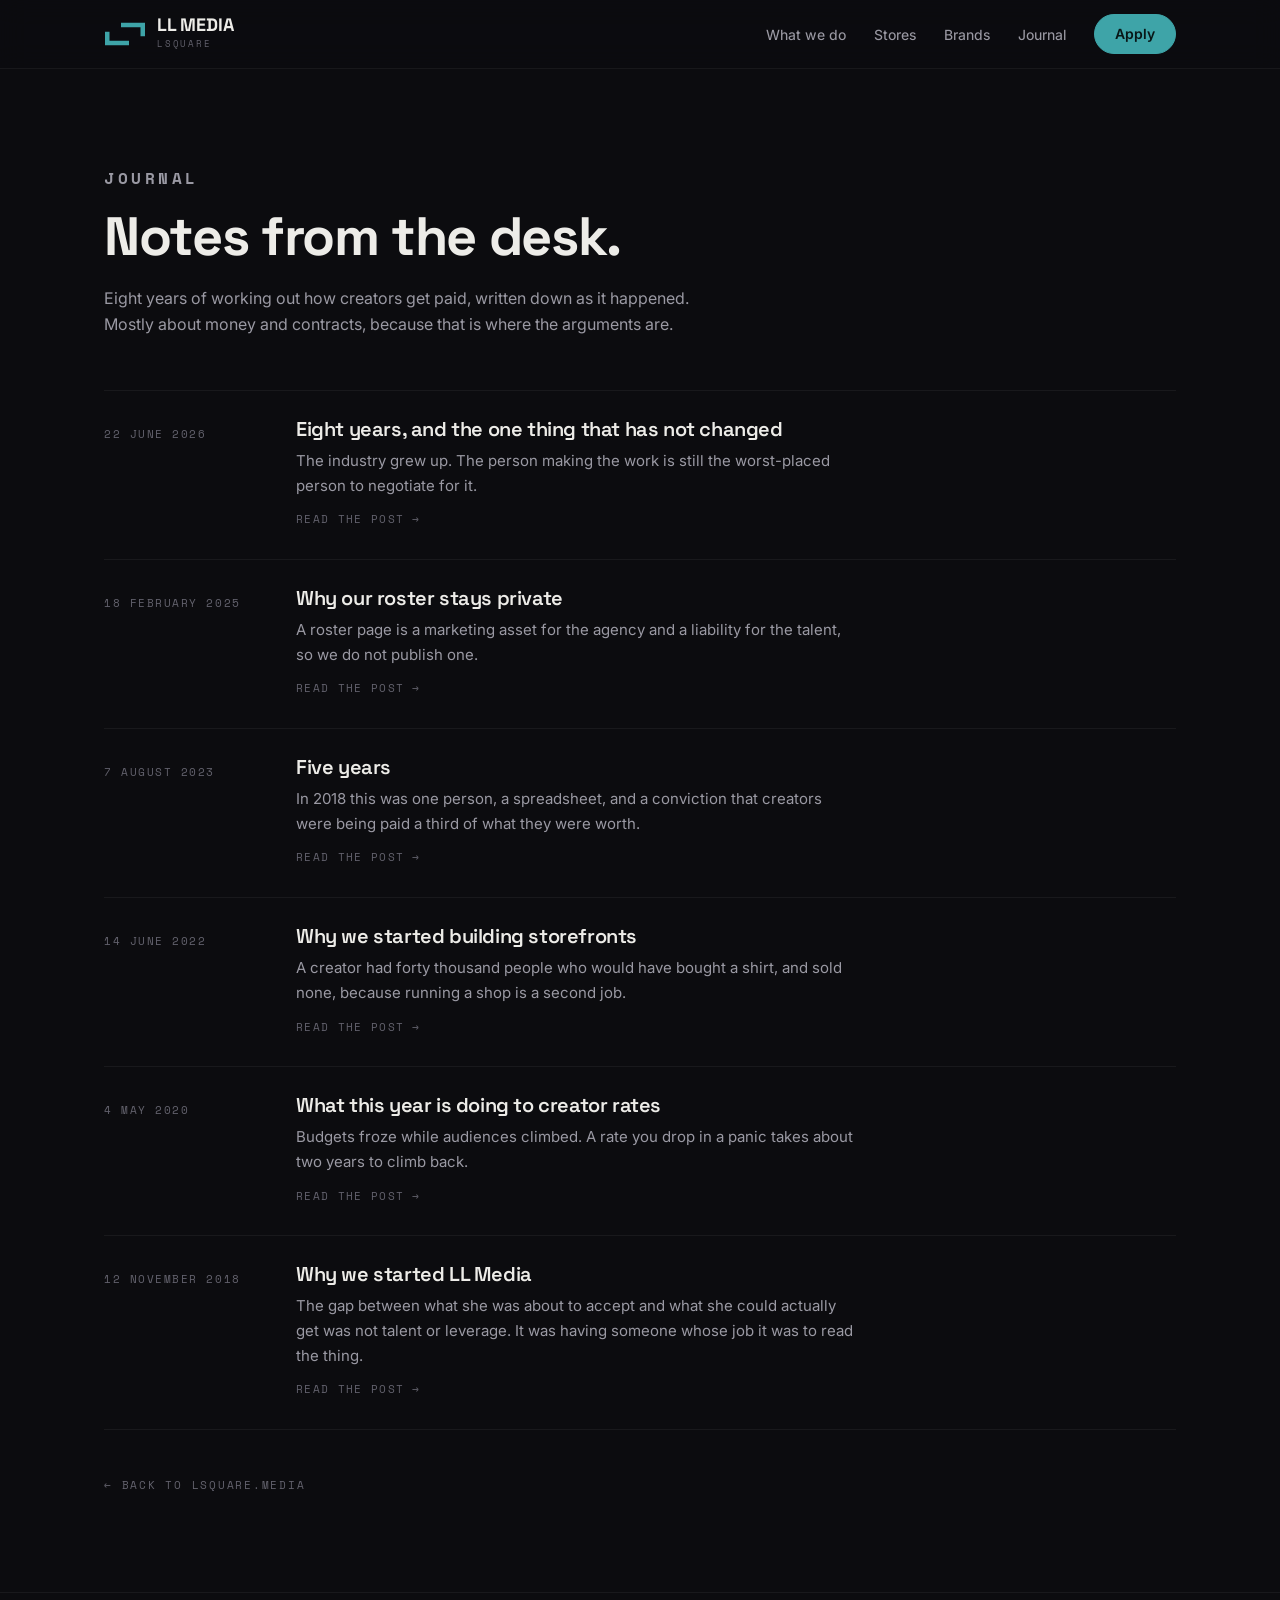
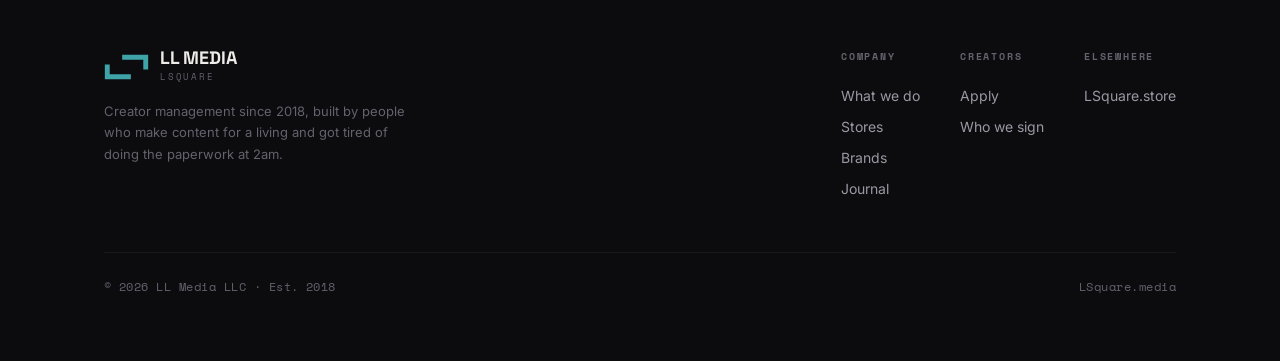
<file: journal/index.html>
<!doctype html>
<html lang="en">
<head>
<meta charset="utf-8">
<meta name="viewport" content="width=device-width, initial-scale=1">
<title>Journal - LL Media</title>
<meta name="description" content="Notes from LL Media on representing creators, negotiating with brands, and building storefronts. Written since 2018.">
<meta name="theme-color" content="#0C0C0F">
<link rel="canonical" href="https://lsquare.media/journal/">
<meta property="og:type" content="website">
<meta property="og:site_name" content="LL Media">
<meta property="og:title" content="Journal - LL Media">
<meta property="og:description" content="Notes from LL Media on representing creators, negotiating with brands, and building storefronts.">
<meta property="og:url" content="https://lsquare.media/journal/">
<meta property="og:image" content="https://lsquare.media/assets/og.png">
<meta property="og:image:width" content="1200">
<meta property="og:image:height" content="630">
<meta name="twitter:card" content="summary_large_image">
<meta name="twitter:image" content="https://lsquare.media/assets/og.png">
<script type="application/ld+json">
{
  "@context": "https://schema.org",
  "@type": "Blog",
  "@id": "https://lsquare.media/journal/#blog",
  "url": "https://lsquare.media/journal/",
  "name": "LL Media Journal",
  "description": "Notes from LL Media on representing creators, negotiating with brands, and building storefronts. Written since 2018.",
  "publisher": {"@id": "https://lsquare.media/#org"},
  "inLanguage": "en",
  "blogPost": [
    {"@type":"BlogPosting",
     "@id":"https://lsquare.media/journal/eight-years/#post",
     "headline":"Eight years, and the one thing that has not changed",
     "description":"Eight years of creator management, and the one thing that has not changed: the person making the work is still the worst-placed person to negotiate for it.",
     "datePublished":"2026-06-22",
     "url":"https://lsquare.media/journal/eight-years/",
     "mainEntityOfPage":"https://lsquare.media/journal/eight-years/",
     "author":{"@id":"https://lsquare.media/#org"},
     "publisher":{"@id":"https://lsquare.media/#org"}},
    {"@type":"BlogPosting",
     "@id":"https://lsquare.media/journal/private-roster/#post",
     "headline":"Why our roster stays private",
     "description":"Why LL Media does not publish its creator roster. Brands get the full list and the audience data under NDA; everyone else gets a total.",
     "datePublished":"2025-02-18",
     "url":"https://lsquare.media/journal/private-roster/",
     "mainEntityOfPage":"https://lsquare.media/journal/private-roster/",
     "author":{"@id":"https://lsquare.media/#org"},
     "publisher":{"@id":"https://lsquare.media/#org"}},
    {"@type":"BlogPosting",
     "@id":"https://lsquare.media/journal/five-years/#post",
     "headline":"Five years",
     "description":"Five years of LL Media, from one person and a spreadsheet to creators across six platforms and brands who now return the email.",
     "datePublished":"2023-08-07",
     "url":"https://lsquare.media/journal/five-years/",
     "mainEntityOfPage":"https://lsquare.media/journal/five-years/",
     "author":{"@id":"https://lsquare.media/#org"},
     "publisher":{"@id":"https://lsquare.media/#org"}},
    {"@type":"BlogPosting",
     "@id":"https://lsquare.media/journal/storefronts/#post",
     "headline":"Why we started building storefronts",
     "description":"Why LL Media started designing, building and running storefronts for the creators it represents, instead of telling them merch was not worth the trouble.",
     "datePublished":"2022-06-14",
     "url":"https://lsquare.media/journal/storefronts/",
     "mainEntityOfPage":"https://lsquare.media/journal/storefronts/",
     "author":{"@id":"https://lsquare.media/#org"},
     "publisher":{"@id":"https://lsquare.media/#org"}},
    {"@type":"BlogPosting",
     "@id":"https://lsquare.media/journal/rates-2020/#post",
     "headline":"What this year is doing to creator rates",
     "description":"What 2020 did to creator rates, and why we told everyone we represent not to reset their rate downward in a bad quarter.",
     "datePublished":"2020-05-04",
     "url":"https://lsquare.media/journal/rates-2020/",
     "mainEntityOfPage":"https://lsquare.media/journal/rates-2020/",
     "author":{"@id":"https://lsquare.media/#org"},
     "publisher":{"@id":"https://lsquare.media/#org"}},
    {"@type":"BlogPosting",
     "@id":"https://lsquare.media/journal/why-we-started/#post",
     "headline":"Why we started LL Media",
     "description":"LL Media exists because of a contract that arrived on a Friday afternoon. Perpetual worldwide rights, a year of exclusivity, and nobody to ask.",
     "datePublished":"2018-11-12",
     "url":"https://lsquare.media/journal/why-we-started/",
     "mainEntityOfPage":"https://lsquare.media/journal/why-we-started/",
     "author":{"@id":"https://lsquare.media/#org"},
     "publisher":{"@id":"https://lsquare.media/#org"}}
  ]
}
</script>
<link rel="preconnect" href="https://fonts.googleapis.com">
<link rel="preconnect" href="https://fonts.gstatic.com" crossorigin>
<link rel="stylesheet" href="https://fonts.googleapis.com/css2?family=Space+Grotesk:wght@400;500;600;700&family=Space+Mono:wght@400;700&family=Inter:wght@400;450;500;600&display=swap">
<link rel="stylesheet" href="/assets/site.css">
<link rel="icon" href="data:image/svg+xml,%3Csvg xmlns='http://www.w3.org/2000/svg' viewBox='0 0 160 90'%3E%3Cpath fill='%233EA4A8' d='M0,90 H96 V72 H18 V36 H0 Z'/%3E%3Cpath fill='%233EA4A8' d='M160,0 H64 V18 H142 V54 H160 Z'/%3E%3C/svg%3E">
</head>
<body>

<svg width="0" height="0" style="position:absolute" aria-hidden="true"><defs>
  <!-- The logo: the same gesture reduced to two corners, on the same diagonal
       as the hands. Arms 96 x 54 = 16:9. -->
  <g id="mark">
    <path d="M0,90 H96 V72 H18 V36 H0 Z"/>
    <path d="M160,0 H64 V18 H142 V54 H160 Z"/>
  </g>
</defs></svg>

<nav>
  <div class="navin">
    <a class="lockup" href="/" aria-label="LL Media home">
      <svg viewBox="-3 -3 166 96" width="42" height="24" fill="var(--accent)" aria-hidden="true"><use href="#mark"/></svg>
      <span><span class="wm">LL MEDIA</span><span class="sub">LSquare</span></span>
    </a>
    <div class="navlinks">
      <a class="hidem" href="/#what">What we do</a>
      <a class="hidem" href="/#stores">Stores</a>
      <a class="hidem" href="/#brands">Brands</a>
      <a class="hidem" href="/journal/">Journal</a>
      <a class="btn" href="/#apply">Apply</a>
    </div>
  </div>
</nav>

<main id="top">
<section style="padding-bottom:40px">
  <div class="wrap">
    <div class="shead">
      <p class="eyebrow">Journal</p>
      <h1>Notes from the desk.</h1>
      <p>Eight years of working out how creators get paid, written down as it happened. Mostly about money and contracts, because that is where the arguments are.</p>
    </div>
    <div class="jlist">
      <a class="jitem" id="eight-years" href="/journal/eight-years/">
        <span class="jdate">22 June 2026</span>
        <div><h2>Eight years, and the one thing that has not changed</h2>
        <p>The industry grew up. The person making the work is still the worst-placed person to negotiate for it.</p>
        <span class="tlink">Read the post &rarr;</span></div>
      </a>
      <a class="jitem" id="private-roster" href="/journal/private-roster/">
        <span class="jdate">18 February 2025</span>
        <div><h2>Why our roster stays private</h2>
        <p>A roster page is a marketing asset for the agency and a liability for the talent, so we do not publish one.</p>
        <span class="tlink">Read the post &rarr;</span></div>
      </a>
      <a class="jitem" id="five-years" href="/journal/five-years/">
        <span class="jdate">7 August 2023</span>
        <div><h2>Five years</h2>
        <p>In 2018 this was one person, a spreadsheet, and a conviction that creators were being paid a third of what they were worth.</p>
        <span class="tlink">Read the post &rarr;</span></div>
      </a>
      <a class="jitem" id="storefronts" href="/journal/storefronts/">
        <span class="jdate">14 June 2022</span>
        <div><h2>Why we started building storefronts</h2>
        <p>A creator had forty thousand people who would have bought a shirt, and sold none, because running a shop is a second job.</p>
        <span class="tlink">Read the post &rarr;</span></div>
      </a>
      <a class="jitem" id="rates-2020" href="/journal/rates-2020/">
        <span class="jdate">4 May 2020</span>
        <div><h2>What this year is doing to creator rates</h2>
        <p>Budgets froze while audiences climbed. A rate you drop in a panic takes about two years to climb back.</p>
        <span class="tlink">Read the post &rarr;</span></div>
      </a>
      <a class="jitem" id="why-we-started" href="/journal/why-we-started/">
        <span class="jdate">12 November 2018</span>
        <div><h2>Why we started LL Media</h2>
        <p>The gap between what she was about to accept and what she could actually get was not talent or leverage. It was having someone whose job it was to read the thing.</p>
        <span class="tlink">Read the post &rarr;</span></div>
      </a>
    </div>
  </div>
</section>

<section style="padding-top:0">
  <div class="wrap">
    <a class="backlink" href="/">&larr; Back to LSquare.media</a>
  </div>
</section>
</main>

<footer>
  <div class="wrap">
    <div class="fin">
      <div>
        <div class="lockup">
          <svg viewBox="-3 -3 166 96" width="45" height="26" fill="var(--accent)" aria-hidden="true"><use href="#mark"/></svg>
          <span><span class="wm">LL MEDIA</span><span class="sub">LSquare</span></span>
        </div>
        <p class="fnote">Creator management since 2018, built by people who make content for a living and got tired of doing the paperwork at 2am.</p>
      </div>
      <div class="flinks">
        <div class="fcol"><h4>Company</h4>
          <a href="/#what">What we do</a><a href="/#stores">Stores</a>
          <a href="/#brands">Brands</a><a href="/journal/">Journal</a>
        </div>
        <div class="fcol"><h4>Creators</h4>
          <a href="/#apply">Apply</a><a href="/#who">Who we sign</a>
        </div>
        <div class="fcol"><h4>Elsewhere</h4>
          <a href="https://lsquare.store">LSquare.store</a>
        </div>
      </div>
    </div>
    <div class="legal">
      <span>&copy; 2026 LL Media LLC &middot; Est. 2018</span>
      <span>LSquare.media</span>
    </div>
  </div>
</footer>
</body>
</html>
</file>
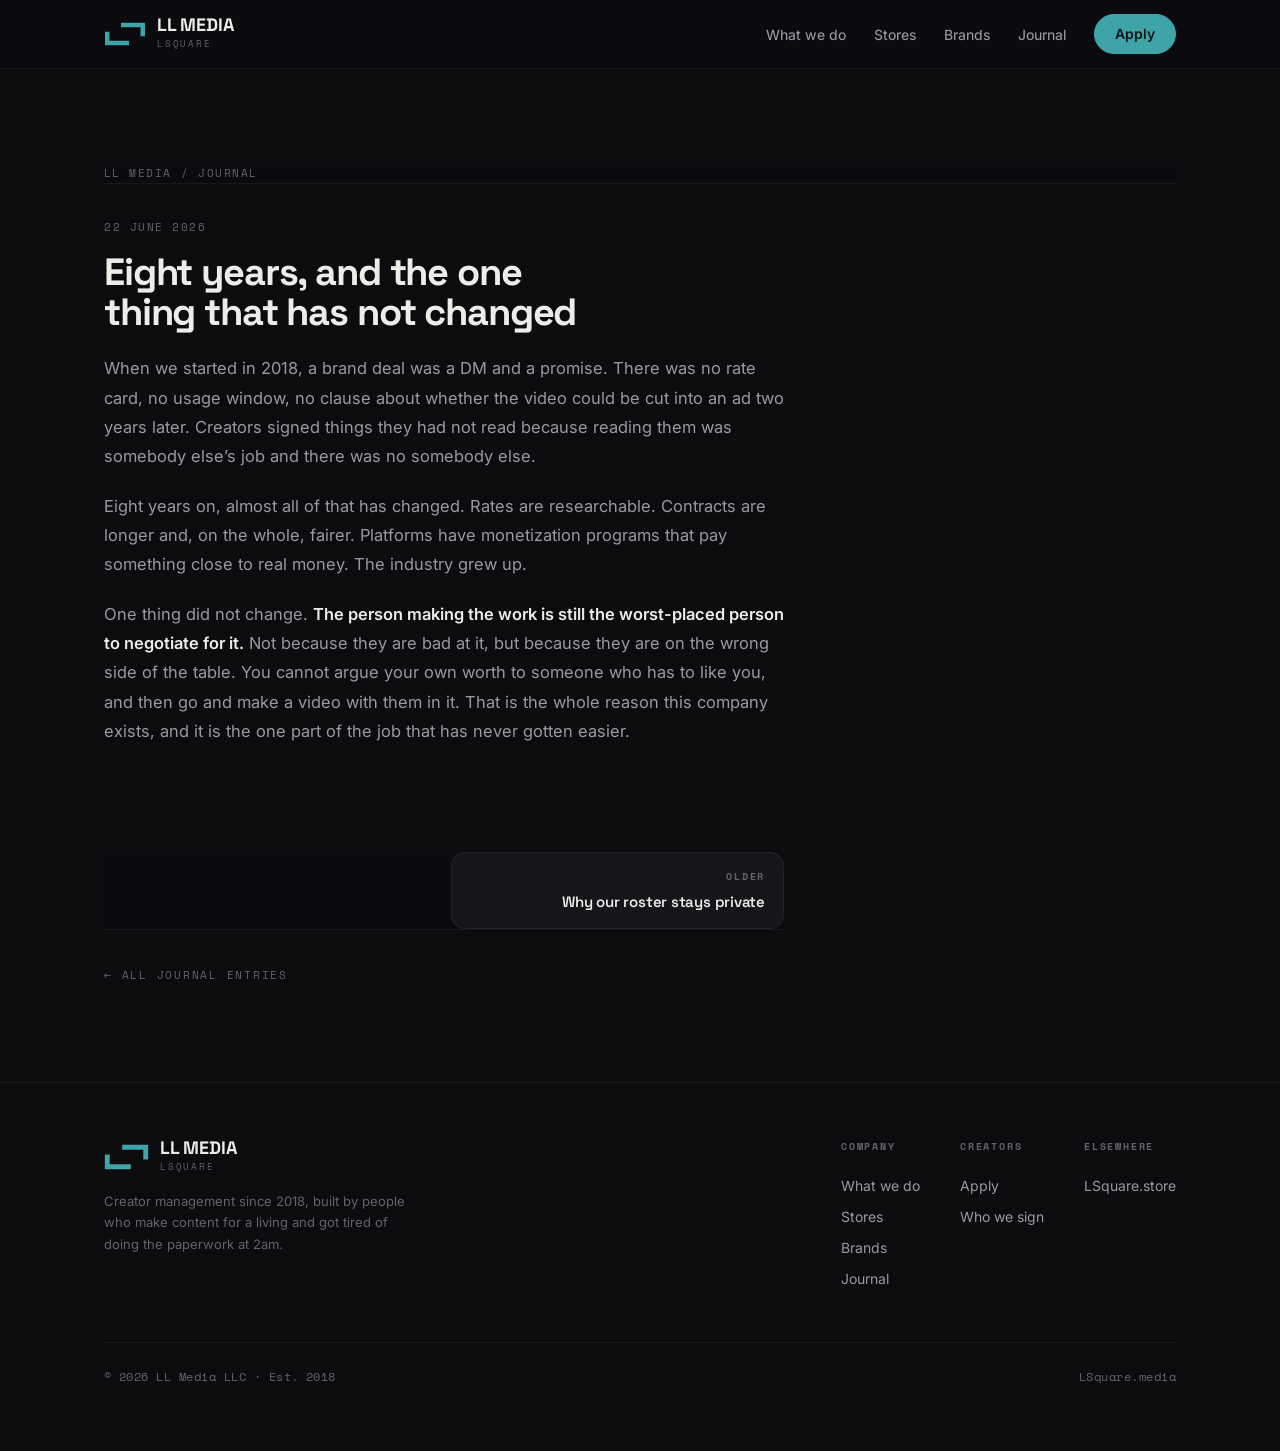
<file: journal/eight-years/index.html>
<!doctype html>
<html lang="en">
<head>
<meta charset="utf-8">
<meta name="viewport" content="width=device-width, initial-scale=1">
<title>Eight years, and the one thing that has not changed - LL Media Journal</title>
<meta name="description" content="Eight years of creator management, and the one thing that has not changed: the person making the work is still the worst-placed person to negotiate for it.">
<meta name="theme-color" content="#0C0C0F">
<link rel="canonical" href="https://lsquare.media/journal/eight-years/">
<meta property="og:type" content="article">
<meta property="og:site_name" content="LL Media">
<meta property="og:title" content="Eight years, and the one thing that has not changed">
<meta property="og:description" content="Eight years of creator management, and the one thing that has not changed: the person making the work is still the worst-placed person to negotiate for it.">
<meta property="og:url" content="https://lsquare.media/journal/eight-years/">
<meta property="article:published_time" content="2026-06-22">
<meta property="og:image" content="https://lsquare.media/assets/og.png">
<meta property="og:image:width" content="1200">
<meta property="og:image:height" content="630">
<meta name="twitter:card" content="summary_large_image">
<meta name="twitter:image" content="https://lsquare.media/assets/og.png">
<script type="application/ld+json">
[{
  "@context": "https://schema.org",
  "@type": "BlogPosting",
  "@id": "https://lsquare.media/journal/eight-years/#post",
  "headline": "Eight years, and the one thing that has not changed",
  "description": "Eight years of creator management, and the one thing that has not changed: the person making the work is still the worst-placed person to negotiate for it.",
  "datePublished": "2026-06-22",
  "dateModified": "2026-06-22",
  "url": "https://lsquare.media/journal/eight-years/",
  "mainEntityOfPage": "https://lsquare.media/journal/eight-years/",
  "image": "https://lsquare.media/assets/og.png",
  "author": {"@type": "Organization", "name": "LL Media", "url": "https://lsquare.media/"},
  "publisher": {"@type": "Organization", "name": "LL Media", "url": "https://lsquare.media/",
                "logo": {"@type": "ImageObject", "url": "https://lsquare.media/assets/og.png"}},
  "isPartOf": {"@id": "https://lsquare.media/journal/#blog"},
  "inLanguage": "en"
},
{
  "@context": "https://schema.org",
  "@type": "BreadcrumbList",
  "itemListElement": [
    {"@type":"ListItem","position":1,"name":"LL Media","item":"https://lsquare.media/"},
    {"@type":"ListItem","position":2,"name":"Journal","item":"https://lsquare.media/journal/"},
    {"@type":"ListItem","position":3,"name":"Eight years, and the one thing that has not changed"}
  ]
}]
</script>
<link rel="preconnect" href="https://fonts.googleapis.com">
<link rel="preconnect" href="https://fonts.gstatic.com" crossorigin>
<link rel="stylesheet" href="https://fonts.googleapis.com/css2?family=Space+Grotesk:wght@400;500;600;700&family=Space+Mono:wght@400;700&family=Inter:wght@400;450;500;600&display=swap">
<link rel="stylesheet" href="/assets/site.css">
<link rel="icon" href="data:image/svg+xml,%3Csvg xmlns='http://www.w3.org/2000/svg' viewBox='0 0 160 90'%3E%3Cpath fill='%233EA4A8' d='M0,90 H96 V72 H18 V36 H0 Z'/%3E%3Cpath fill='%233EA4A8' d='M160,0 H64 V18 H142 V54 H160 Z'/%3E%3C/svg%3E">
</head>
<body>

<svg width="0" height="0" style="position:absolute" aria-hidden="true"><defs>
  <!-- The logo: the same gesture reduced to two corners, on the same diagonal
       as the hands. Arms 96 x 54 = 16:9. -->
  <g id="mark">
    <path d="M0,90 H96 V72 H18 V36 H0 Z"/>
    <path d="M160,0 H64 V18 H142 V54 H160 Z"/>
  </g>
</defs></svg>

<nav>
  <div class="navin">
    <a class="lockup" href="/" aria-label="LL Media home">
      <svg viewBox="-3 -3 166 96" width="42" height="24" fill="var(--accent)" aria-hidden="true"><use href="#mark"/></svg>
      <span><span class="wm">LL MEDIA</span><span class="sub">LSquare</span></span>
    </a>
    <div class="navlinks">
      <a class="hidem" href="/#what">What we do</a>
      <a class="hidem" href="/#stores">Stores</a>
      <a class="hidem" href="/#brands">Brands</a>
      <a class="hidem" href="/journal/">Journal</a>
      <a class="btn" href="/#apply">Apply</a>
    </div>
  </div>
</nav>

<main id="top">
<section>
  <div class="wrap">
    <nav class="crumbs" aria-label="Breadcrumb">
      <a href="/">LL Media</a><span>/</span><a href="/journal/">Journal</a>
    </nav>
    <article class="post postpage">
      <span class="jdate">22 June 2026</span>
      <h1>Eight years, and the one thing that has not changed</h1>
      <p>When we started in 2018, a brand deal was a DM and a promise. There was no rate card, no usage window, no clause about whether the video could be cut into an ad two years later. Creators signed things they had not read because reading them was somebody else&rsquo;s job and there was no somebody else.</p>
      <p>Eight years on, almost all of that has changed. Rates are researchable. Contracts are longer and, on the whole, fairer. Platforms have monetization programs that pay something close to real money. The industry grew up.</p>
      <p>One thing did not change. <strong>The person making the work is still the worst-placed person to negotiate for it.</strong> Not because they are bad at it, but because they are on the wrong side of the table. You cannot argue your own worth to someone who has to like you, and then go and make a video with them in it. That is the whole reason this company exists, and it is the one part of the job that has never gotten easier.</p>
    </article>

    <nav class="postnav" aria-label="More posts">
      <a class="pn pn-r" href="/journal/private-roster/"><span>Older</span><b>Why our roster stays private</b></a>
    </nav>

    <p class="backrow"><a class="backlink" href="/journal/">&larr; All journal entries</a></p>
  </div>
</section>
</main>

<footer>
  <div class="wrap">
    <div class="fin">
      <div>
        <div class="lockup">
          <svg viewBox="-3 -3 166 96" width="45" height="26" fill="var(--accent)" aria-hidden="true"><use href="#mark"/></svg>
          <span><span class="wm">LL MEDIA</span><span class="sub">LSquare</span></span>
        </div>
        <p class="fnote">Creator management since 2018, built by people who make content for a living and got tired of doing the paperwork at 2am.</p>
      </div>
      <div class="flinks">
        <div class="fcol"><h4>Company</h4>
          <a href="/#what">What we do</a><a href="/#stores">Stores</a>
          <a href="/#brands">Brands</a><a href="/journal/">Journal</a>
        </div>
        <div class="fcol"><h4>Creators</h4>
          <a href="/#apply">Apply</a><a href="/#who">Who we sign</a>
        </div>
        <div class="fcol"><h4>Elsewhere</h4>
          <a href="https://lsquare.store">LSquare.store</a>
        </div>
      </div>
    </div>
    <div class="legal">
      <span>&copy; 2026 LL Media LLC &middot; Est. 2018</span>
      <span>LSquare.media</span>
    </div>
  </div>
</footer>
</body>
</html>
</file>
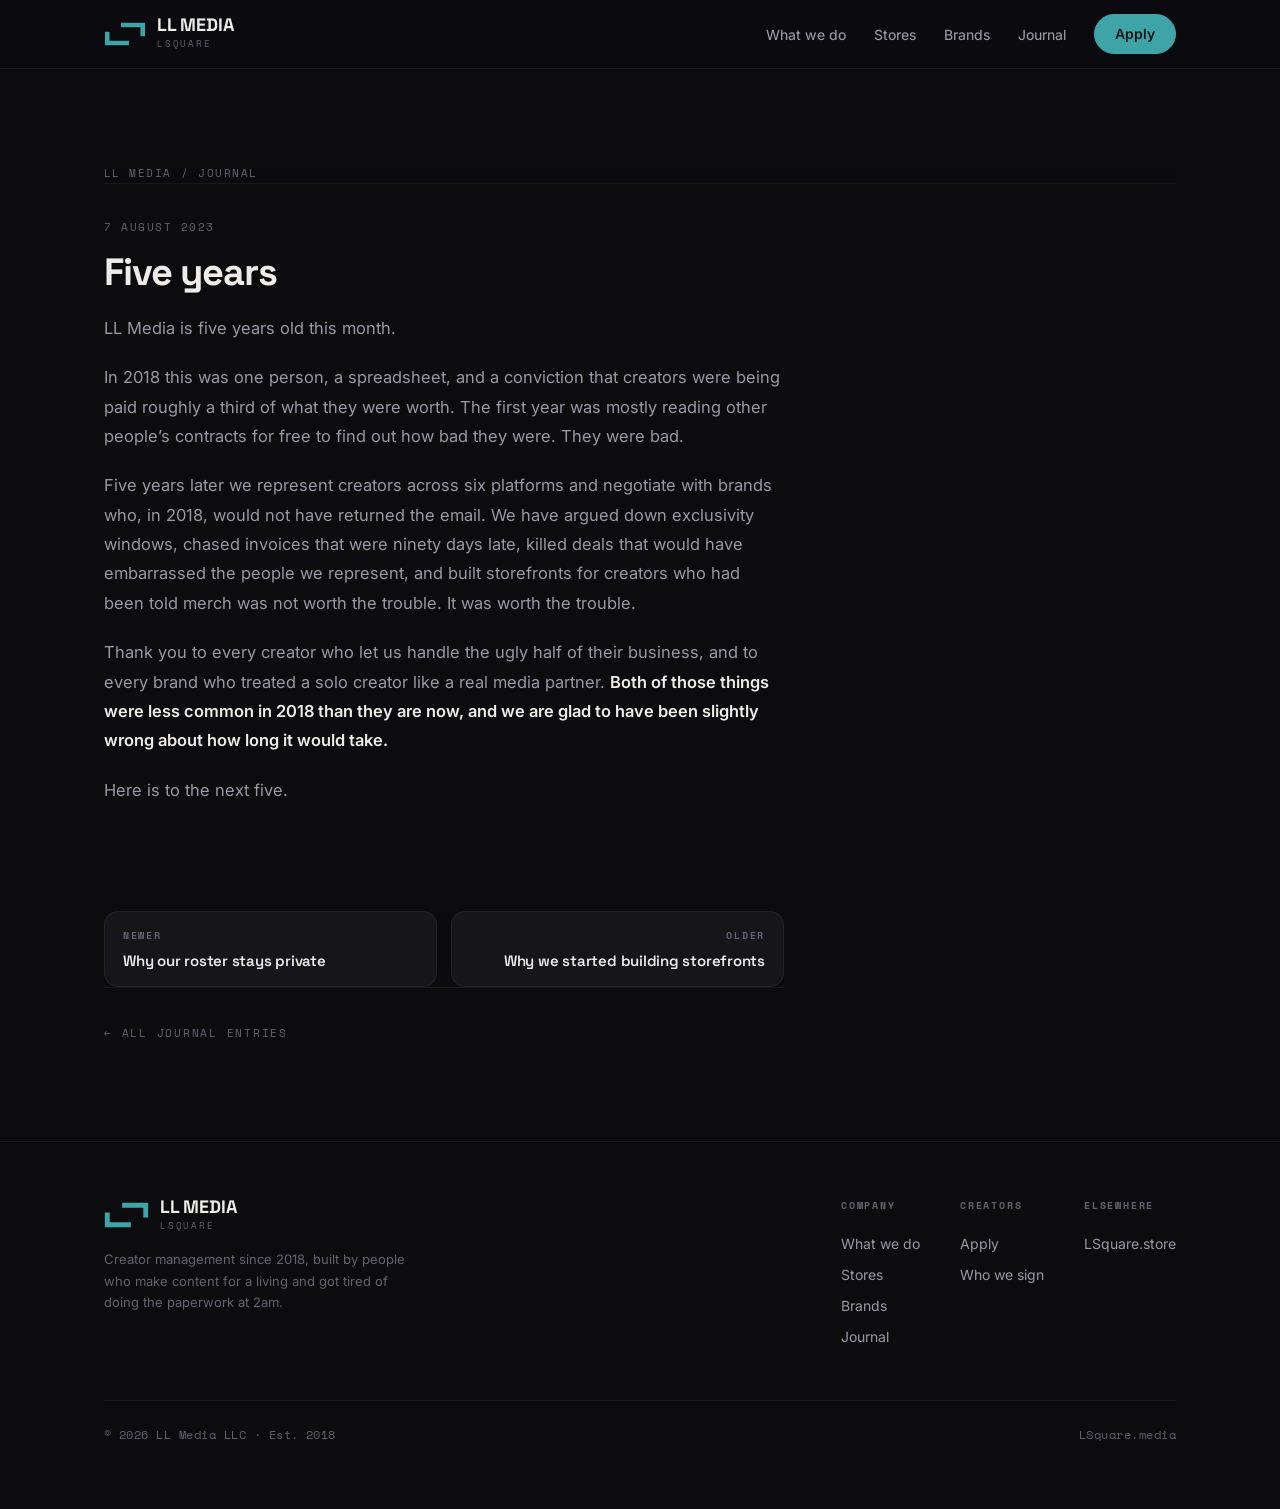
<file: journal/five-years/index.html>
<!doctype html>
<html lang="en">
<head>
<meta charset="utf-8">
<meta name="viewport" content="width=device-width, initial-scale=1">
<title>Five years - LL Media Journal</title>
<meta name="description" content="Five years of LL Media, from one person and a spreadsheet to creators across six platforms and brands who now return the email.">
<meta name="theme-color" content="#0C0C0F">
<link rel="canonical" href="https://lsquare.media/journal/five-years/">
<meta property="og:type" content="article">
<meta property="og:site_name" content="LL Media">
<meta property="og:title" content="Five years">
<meta property="og:description" content="Five years of LL Media, from one person and a spreadsheet to creators across six platforms and brands who now return the email.">
<meta property="og:url" content="https://lsquare.media/journal/five-years/">
<meta property="article:published_time" content="2023-08-07">
<meta property="og:image" content="https://lsquare.media/assets/og.png">
<meta property="og:image:width" content="1200">
<meta property="og:image:height" content="630">
<meta name="twitter:card" content="summary_large_image">
<meta name="twitter:image" content="https://lsquare.media/assets/og.png">
<script type="application/ld+json">
[{
  "@context": "https://schema.org",
  "@type": "BlogPosting",
  "@id": "https://lsquare.media/journal/five-years/#post",
  "headline": "Five years",
  "description": "Five years of LL Media, from one person and a spreadsheet to creators across six platforms and brands who now return the email.",
  "datePublished": "2023-08-07",
  "dateModified": "2023-08-07",
  "url": "https://lsquare.media/journal/five-years/",
  "mainEntityOfPage": "https://lsquare.media/journal/five-years/",
  "image": "https://lsquare.media/assets/og.png",
  "author": {"@type": "Organization", "name": "LL Media", "url": "https://lsquare.media/"},
  "publisher": {"@type": "Organization", "name": "LL Media", "url": "https://lsquare.media/",
                "logo": {"@type": "ImageObject", "url": "https://lsquare.media/assets/og.png"}},
  "isPartOf": {"@id": "https://lsquare.media/journal/#blog"},
  "inLanguage": "en"
},
{
  "@context": "https://schema.org",
  "@type": "BreadcrumbList",
  "itemListElement": [
    {"@type":"ListItem","position":1,"name":"LL Media","item":"https://lsquare.media/"},
    {"@type":"ListItem","position":2,"name":"Journal","item":"https://lsquare.media/journal/"},
    {"@type":"ListItem","position":3,"name":"Five years"}
  ]
}]
</script>
<link rel="preconnect" href="https://fonts.googleapis.com">
<link rel="preconnect" href="https://fonts.gstatic.com" crossorigin>
<link rel="stylesheet" href="https://fonts.googleapis.com/css2?family=Space+Grotesk:wght@400;500;600;700&family=Space+Mono:wght@400;700&family=Inter:wght@400;450;500;600&display=swap">
<link rel="stylesheet" href="/assets/site.css">
<link rel="icon" href="data:image/svg+xml,%3Csvg xmlns='http://www.w3.org/2000/svg' viewBox='0 0 160 90'%3E%3Cpath fill='%233EA4A8' d='M0,90 H96 V72 H18 V36 H0 Z'/%3E%3Cpath fill='%233EA4A8' d='M160,0 H64 V18 H142 V54 H160 Z'/%3E%3C/svg%3E">
</head>
<body>

<svg width="0" height="0" style="position:absolute" aria-hidden="true"><defs>
  <!-- The logo: the same gesture reduced to two corners, on the same diagonal
       as the hands. Arms 96 x 54 = 16:9. -->
  <g id="mark">
    <path d="M0,90 H96 V72 H18 V36 H0 Z"/>
    <path d="M160,0 H64 V18 H142 V54 H160 Z"/>
  </g>
</defs></svg>

<nav>
  <div class="navin">
    <a class="lockup" href="/" aria-label="LL Media home">
      <svg viewBox="-3 -3 166 96" width="42" height="24" fill="var(--accent)" aria-hidden="true"><use href="#mark"/></svg>
      <span><span class="wm">LL MEDIA</span><span class="sub">LSquare</span></span>
    </a>
    <div class="navlinks">
      <a class="hidem" href="/#what">What we do</a>
      <a class="hidem" href="/#stores">Stores</a>
      <a class="hidem" href="/#brands">Brands</a>
      <a class="hidem" href="/journal/">Journal</a>
      <a class="btn" href="/#apply">Apply</a>
    </div>
  </div>
</nav>

<main id="top">
<section>
  <div class="wrap">
    <nav class="crumbs" aria-label="Breadcrumb">
      <a href="/">LL Media</a><span>/</span><a href="/journal/">Journal</a>
    </nav>
    <article class="post postpage">
      <span class="jdate">7 August 2023</span>
      <h1>Five years</h1>
      <p>LL Media is five years old this month.</p>
      <p>In 2018 this was one person, a spreadsheet, and a conviction that creators were being paid roughly a third of what they were worth. The first year was mostly reading other people&rsquo;s contracts for free to find out how bad they were. They were bad.</p>
      <p>Five years later we represent creators across six platforms and negotiate with brands who, in 2018, would not have returned the email. We have argued down exclusivity windows, chased invoices that were ninety days late, killed deals that would have embarrassed the people we represent, and built storefronts for creators who had been told merch was not worth the trouble. It was worth the trouble.</p>
      <p>Thank you to every creator who let us handle the ugly half of their business, and to every brand who treated a solo creator like a real media partner. <strong>Both of those things were less common in 2018 than they are now, and we are glad to have been slightly wrong about how long it would take.</strong></p>
      <p>Here is to the next five.</p>
    </article>

    <nav class="postnav" aria-label="More posts">
      <a class="pn" href="/journal/private-roster/"><span>Newer</span><b>Why our roster stays private</b></a>
      <a class="pn pn-r" href="/journal/storefronts/"><span>Older</span><b>Why we started building storefronts</b></a>
    </nav>

    <p class="backrow"><a class="backlink" href="/journal/">&larr; All journal entries</a></p>
  </div>
</section>
</main>

<footer>
  <div class="wrap">
    <div class="fin">
      <div>
        <div class="lockup">
          <svg viewBox="-3 -3 166 96" width="45" height="26" fill="var(--accent)" aria-hidden="true"><use href="#mark"/></svg>
          <span><span class="wm">LL MEDIA</span><span class="sub">LSquare</span></span>
        </div>
        <p class="fnote">Creator management since 2018, built by people who make content for a living and got tired of doing the paperwork at 2am.</p>
      </div>
      <div class="flinks">
        <div class="fcol"><h4>Company</h4>
          <a href="/#what">What we do</a><a href="/#stores">Stores</a>
          <a href="/#brands">Brands</a><a href="/journal/">Journal</a>
        </div>
        <div class="fcol"><h4>Creators</h4>
          <a href="/#apply">Apply</a><a href="/#who">Who we sign</a>
        </div>
        <div class="fcol"><h4>Elsewhere</h4>
          <a href="https://lsquare.store">LSquare.store</a>
        </div>
      </div>
    </div>
    <div class="legal">
      <span>&copy; 2026 LL Media LLC &middot; Est. 2018</span>
      <span>LSquare.media</span>
    </div>
  </div>
</footer>
</body>
</html>
</file>
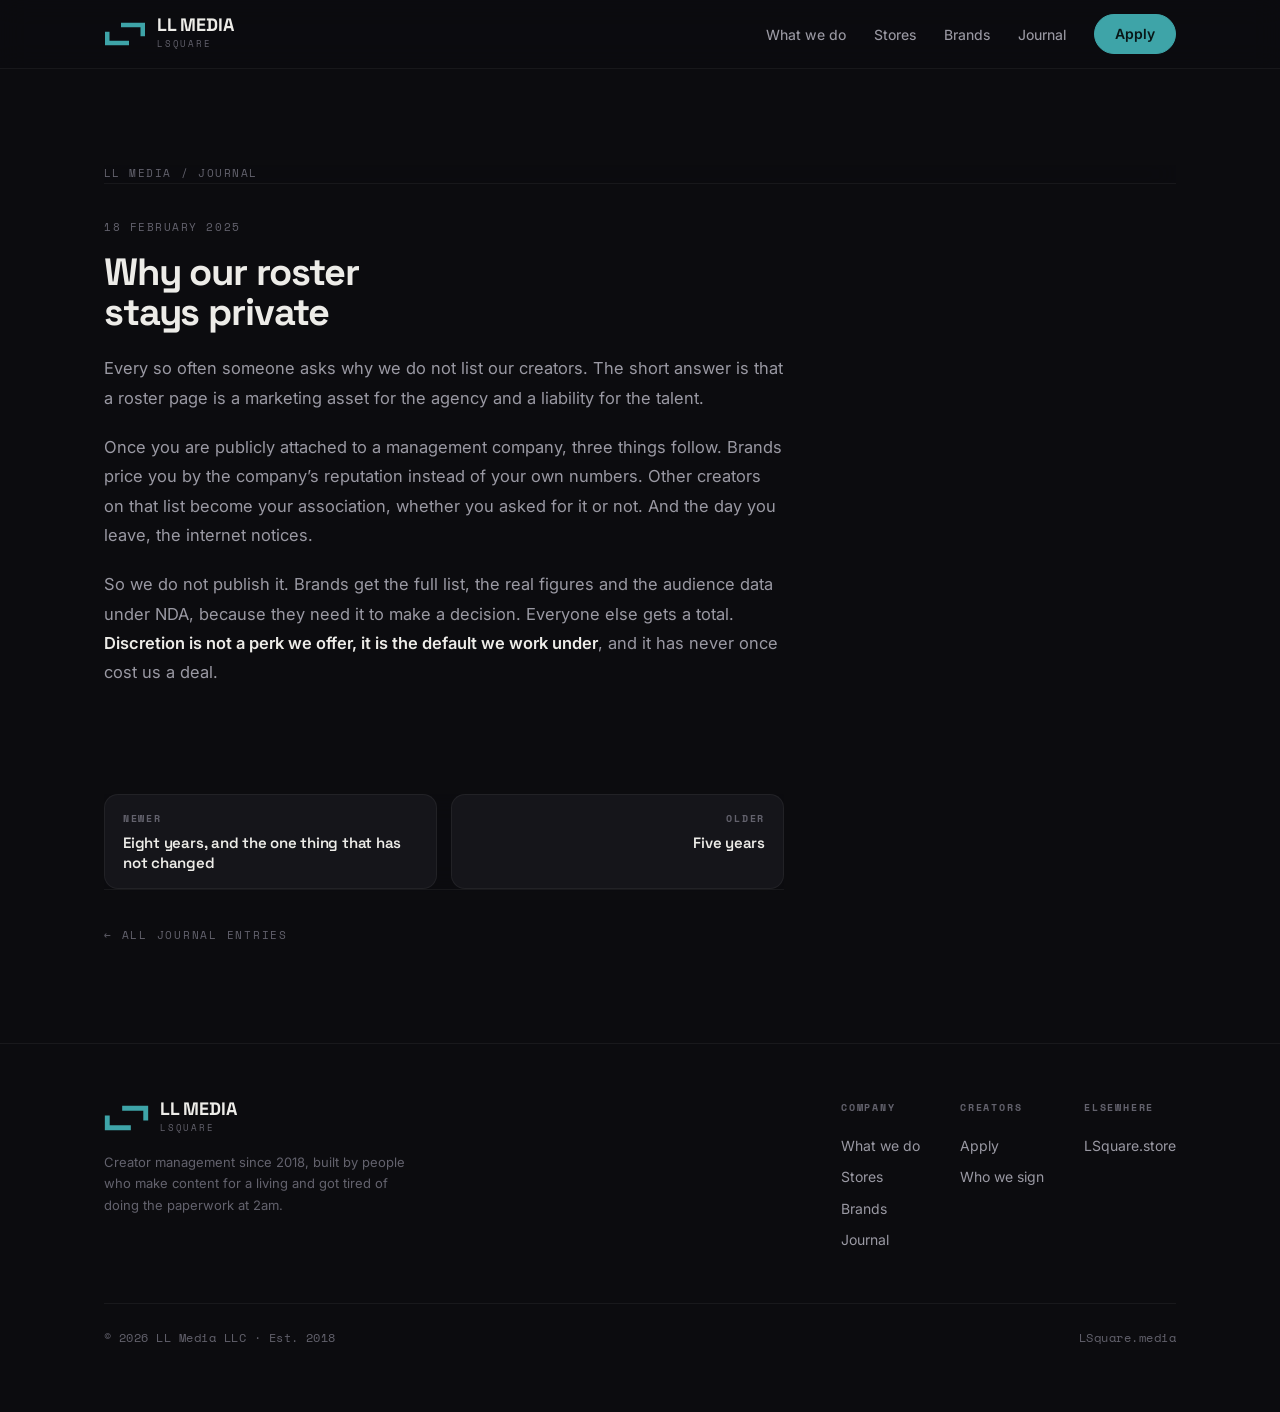
<file: journal/private-roster/index.html>
<!doctype html>
<html lang="en">
<head>
<meta charset="utf-8">
<meta name="viewport" content="width=device-width, initial-scale=1">
<title>Why our roster stays private - LL Media Journal</title>
<meta name="description" content="Why LL Media does not publish its creator roster. Brands get the full list and the audience data under NDA; everyone else gets a total.">
<meta name="theme-color" content="#0C0C0F">
<link rel="canonical" href="https://lsquare.media/journal/private-roster/">
<meta property="og:type" content="article">
<meta property="og:site_name" content="LL Media">
<meta property="og:title" content="Why our roster stays private">
<meta property="og:description" content="Why LL Media does not publish its creator roster. Brands get the full list and the audience data under NDA; everyone else gets a total.">
<meta property="og:url" content="https://lsquare.media/journal/private-roster/">
<meta property="article:published_time" content="2025-02-18">
<meta property="og:image" content="https://lsquare.media/assets/og.png">
<meta property="og:image:width" content="1200">
<meta property="og:image:height" content="630">
<meta name="twitter:card" content="summary_large_image">
<meta name="twitter:image" content="https://lsquare.media/assets/og.png">
<script type="application/ld+json">
[{
  "@context": "https://schema.org",
  "@type": "BlogPosting",
  "@id": "https://lsquare.media/journal/private-roster/#post",
  "headline": "Why our roster stays private",
  "description": "Why LL Media does not publish its creator roster. Brands get the full list and the audience data under NDA; everyone else gets a total.",
  "datePublished": "2025-02-18",
  "dateModified": "2025-02-18",
  "url": "https://lsquare.media/journal/private-roster/",
  "mainEntityOfPage": "https://lsquare.media/journal/private-roster/",
  "image": "https://lsquare.media/assets/og.png",
  "author": {"@type": "Organization", "name": "LL Media", "url": "https://lsquare.media/"},
  "publisher": {"@type": "Organization", "name": "LL Media", "url": "https://lsquare.media/",
                "logo": {"@type": "ImageObject", "url": "https://lsquare.media/assets/og.png"}},
  "isPartOf": {"@id": "https://lsquare.media/journal/#blog"},
  "inLanguage": "en"
},
{
  "@context": "https://schema.org",
  "@type": "BreadcrumbList",
  "itemListElement": [
    {"@type":"ListItem","position":1,"name":"LL Media","item":"https://lsquare.media/"},
    {"@type":"ListItem","position":2,"name":"Journal","item":"https://lsquare.media/journal/"},
    {"@type":"ListItem","position":3,"name":"Why our roster stays private"}
  ]
}]
</script>
<link rel="preconnect" href="https://fonts.googleapis.com">
<link rel="preconnect" href="https://fonts.gstatic.com" crossorigin>
<link rel="stylesheet" href="https://fonts.googleapis.com/css2?family=Space+Grotesk:wght@400;500;600;700&family=Space+Mono:wght@400;700&family=Inter:wght@400;450;500;600&display=swap">
<link rel="stylesheet" href="/assets/site.css">
<link rel="icon" href="data:image/svg+xml,%3Csvg xmlns='http://www.w3.org/2000/svg' viewBox='0 0 160 90'%3E%3Cpath fill='%233EA4A8' d='M0,90 H96 V72 H18 V36 H0 Z'/%3E%3Cpath fill='%233EA4A8' d='M160,0 H64 V18 H142 V54 H160 Z'/%3E%3C/svg%3E">
</head>
<body>

<svg width="0" height="0" style="position:absolute" aria-hidden="true"><defs>
  <!-- The logo: the same gesture reduced to two corners, on the same diagonal
       as the hands. Arms 96 x 54 = 16:9. -->
  <g id="mark">
    <path d="M0,90 H96 V72 H18 V36 H0 Z"/>
    <path d="M160,0 H64 V18 H142 V54 H160 Z"/>
  </g>
</defs></svg>

<nav>
  <div class="navin">
    <a class="lockup" href="/" aria-label="LL Media home">
      <svg viewBox="-3 -3 166 96" width="42" height="24" fill="var(--accent)" aria-hidden="true"><use href="#mark"/></svg>
      <span><span class="wm">LL MEDIA</span><span class="sub">LSquare</span></span>
    </a>
    <div class="navlinks">
      <a class="hidem" href="/#what">What we do</a>
      <a class="hidem" href="/#stores">Stores</a>
      <a class="hidem" href="/#brands">Brands</a>
      <a class="hidem" href="/journal/">Journal</a>
      <a class="btn" href="/#apply">Apply</a>
    </div>
  </div>
</nav>

<main id="top">
<section>
  <div class="wrap">
    <nav class="crumbs" aria-label="Breadcrumb">
      <a href="/">LL Media</a><span>/</span><a href="/journal/">Journal</a>
    </nav>
    <article class="post postpage">
      <span class="jdate">18 February 2025</span>
      <h1>Why our roster stays private</h1>
      <p>Every so often someone asks why we do not list our creators. The short answer is that a roster page is a marketing asset for the agency and a liability for the talent.</p>
      <p>Once you are publicly attached to a management company, three things follow. Brands price you by the company&rsquo;s reputation instead of your own numbers. Other creators on that list become your association, whether you asked for it or not. And the day you leave, the internet notices.</p>
      <p>So we do not publish it. Brands get the full list, the real figures and the audience data under NDA, because they need it to make a decision. Everyone else gets a total. <strong>Discretion is not a perk we offer, it is the default we work under</strong>, and it has never once cost us a deal.</p>
    </article>

    <nav class="postnav" aria-label="More posts">
      <a class="pn" href="/journal/eight-years/"><span>Newer</span><b>Eight years, and the one thing that has not changed</b></a>
      <a class="pn pn-r" href="/journal/five-years/"><span>Older</span><b>Five years</b></a>
    </nav>

    <p class="backrow"><a class="backlink" href="/journal/">&larr; All journal entries</a></p>
  </div>
</section>
</main>

<footer>
  <div class="wrap">
    <div class="fin">
      <div>
        <div class="lockup">
          <svg viewBox="-3 -3 166 96" width="45" height="26" fill="var(--accent)" aria-hidden="true"><use href="#mark"/></svg>
          <span><span class="wm">LL MEDIA</span><span class="sub">LSquare</span></span>
        </div>
        <p class="fnote">Creator management since 2018, built by people who make content for a living and got tired of doing the paperwork at 2am.</p>
      </div>
      <div class="flinks">
        <div class="fcol"><h4>Company</h4>
          <a href="/#what">What we do</a><a href="/#stores">Stores</a>
          <a href="/#brands">Brands</a><a href="/journal/">Journal</a>
        </div>
        <div class="fcol"><h4>Creators</h4>
          <a href="/#apply">Apply</a><a href="/#who">Who we sign</a>
        </div>
        <div class="fcol"><h4>Elsewhere</h4>
          <a href="https://lsquare.store">LSquare.store</a>
        </div>
      </div>
    </div>
    <div class="legal">
      <span>&copy; 2026 LL Media LLC &middot; Est. 2018</span>
      <span>LSquare.media</span>
    </div>
  </div>
</footer>
</body>
</html>
</file>
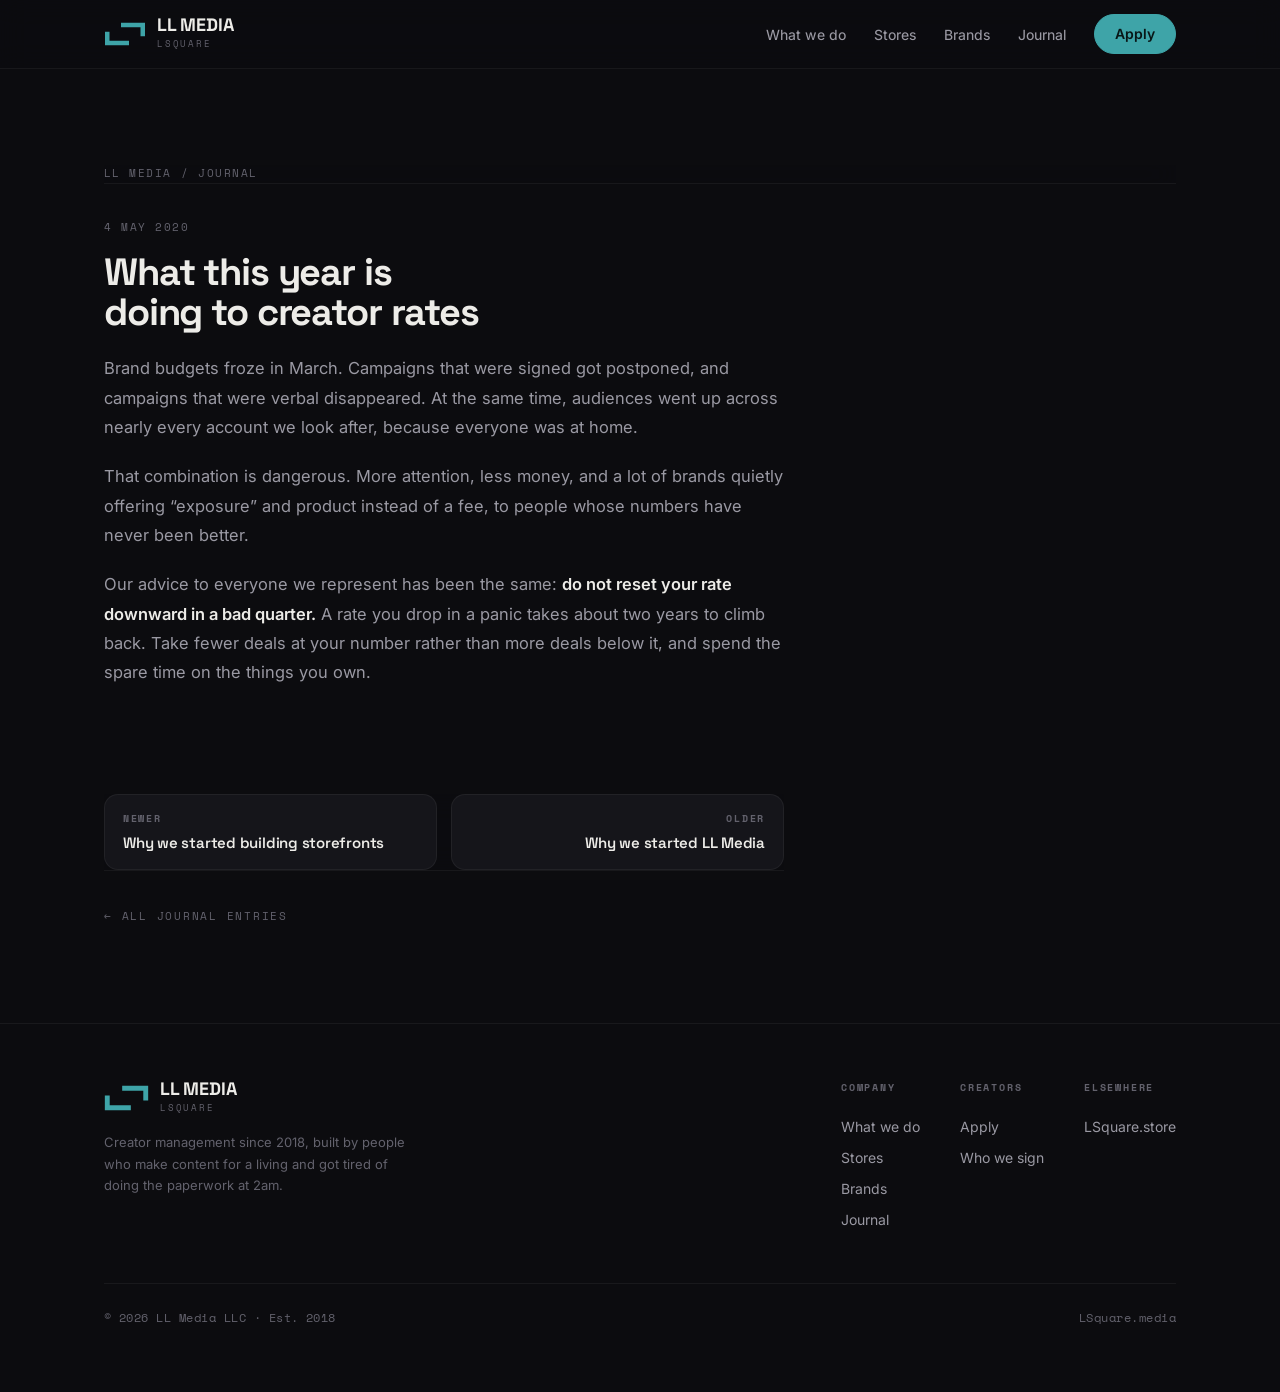
<file: journal/rates-2020/index.html>
<!doctype html>
<html lang="en">
<head>
<meta charset="utf-8">
<meta name="viewport" content="width=device-width, initial-scale=1">
<title>What this year is doing to creator rates - LL Media Journal</title>
<meta name="description" content="What 2020 did to creator rates, and why we told everyone we represent not to reset their rate downward in a bad quarter.">
<meta name="theme-color" content="#0C0C0F">
<link rel="canonical" href="https://lsquare.media/journal/rates-2020/">
<meta property="og:type" content="article">
<meta property="og:site_name" content="LL Media">
<meta property="og:title" content="What this year is doing to creator rates">
<meta property="og:description" content="What 2020 did to creator rates, and why we told everyone we represent not to reset their rate downward in a bad quarter.">
<meta property="og:url" content="https://lsquare.media/journal/rates-2020/">
<meta property="article:published_time" content="2020-05-04">
<meta property="og:image" content="https://lsquare.media/assets/og.png">
<meta property="og:image:width" content="1200">
<meta property="og:image:height" content="630">
<meta name="twitter:card" content="summary_large_image">
<meta name="twitter:image" content="https://lsquare.media/assets/og.png">
<script type="application/ld+json">
[{
  "@context": "https://schema.org",
  "@type": "BlogPosting",
  "@id": "https://lsquare.media/journal/rates-2020/#post",
  "headline": "What this year is doing to creator rates",
  "description": "What 2020 did to creator rates, and why we told everyone we represent not to reset their rate downward in a bad quarter.",
  "datePublished": "2020-05-04",
  "dateModified": "2020-05-04",
  "url": "https://lsquare.media/journal/rates-2020/",
  "mainEntityOfPage": "https://lsquare.media/journal/rates-2020/",
  "image": "https://lsquare.media/assets/og.png",
  "author": {"@type": "Organization", "name": "LL Media", "url": "https://lsquare.media/"},
  "publisher": {"@type": "Organization", "name": "LL Media", "url": "https://lsquare.media/",
                "logo": {"@type": "ImageObject", "url": "https://lsquare.media/assets/og.png"}},
  "isPartOf": {"@id": "https://lsquare.media/journal/#blog"},
  "inLanguage": "en"
},
{
  "@context": "https://schema.org",
  "@type": "BreadcrumbList",
  "itemListElement": [
    {"@type":"ListItem","position":1,"name":"LL Media","item":"https://lsquare.media/"},
    {"@type":"ListItem","position":2,"name":"Journal","item":"https://lsquare.media/journal/"},
    {"@type":"ListItem","position":3,"name":"What this year is doing to creator rates"}
  ]
}]
</script>
<link rel="preconnect" href="https://fonts.googleapis.com">
<link rel="preconnect" href="https://fonts.gstatic.com" crossorigin>
<link rel="stylesheet" href="https://fonts.googleapis.com/css2?family=Space+Grotesk:wght@400;500;600;700&family=Space+Mono:wght@400;700&family=Inter:wght@400;450;500;600&display=swap">
<link rel="stylesheet" href="/assets/site.css">
<link rel="icon" href="data:image/svg+xml,%3Csvg xmlns='http://www.w3.org/2000/svg' viewBox='0 0 160 90'%3E%3Cpath fill='%233EA4A8' d='M0,90 H96 V72 H18 V36 H0 Z'/%3E%3Cpath fill='%233EA4A8' d='M160,0 H64 V18 H142 V54 H160 Z'/%3E%3C/svg%3E">
</head>
<body>

<svg width="0" height="0" style="position:absolute" aria-hidden="true"><defs>
  <!-- The logo: the same gesture reduced to two corners, on the same diagonal
       as the hands. Arms 96 x 54 = 16:9. -->
  <g id="mark">
    <path d="M0,90 H96 V72 H18 V36 H0 Z"/>
    <path d="M160,0 H64 V18 H142 V54 H160 Z"/>
  </g>
</defs></svg>

<nav>
  <div class="navin">
    <a class="lockup" href="/" aria-label="LL Media home">
      <svg viewBox="-3 -3 166 96" width="42" height="24" fill="var(--accent)" aria-hidden="true"><use href="#mark"/></svg>
      <span><span class="wm">LL MEDIA</span><span class="sub">LSquare</span></span>
    </a>
    <div class="navlinks">
      <a class="hidem" href="/#what">What we do</a>
      <a class="hidem" href="/#stores">Stores</a>
      <a class="hidem" href="/#brands">Brands</a>
      <a class="hidem" href="/journal/">Journal</a>
      <a class="btn" href="/#apply">Apply</a>
    </div>
  </div>
</nav>

<main id="top">
<section>
  <div class="wrap">
    <nav class="crumbs" aria-label="Breadcrumb">
      <a href="/">LL Media</a><span>/</span><a href="/journal/">Journal</a>
    </nav>
    <article class="post postpage">
      <span class="jdate">4 May 2020</span>
      <h1>What this year is doing to creator rates</h1>
      <p>Brand budgets froze in March. Campaigns that were signed got postponed, and campaigns that were verbal disappeared. At the same time, audiences went up across nearly every account we look after, because everyone was at home.</p>
      <p>That combination is dangerous. More attention, less money, and a lot of brands quietly offering &ldquo;exposure&rdquo; and product instead of a fee, to people whose numbers have never been better.</p>
      <p>Our advice to everyone we represent has been the same: <strong>do not reset your rate downward in a bad quarter.</strong> A rate you drop in a panic takes about two years to climb back. Take fewer deals at your number rather than more deals below it, and spend the spare time on the things you own.</p>
    </article>

    <nav class="postnav" aria-label="More posts">
      <a class="pn" href="/journal/storefronts/"><span>Newer</span><b>Why we started building storefronts</b></a>
      <a class="pn pn-r" href="/journal/why-we-started/"><span>Older</span><b>Why we started LL Media</b></a>
    </nav>

    <p class="backrow"><a class="backlink" href="/journal/">&larr; All journal entries</a></p>
  </div>
</section>
</main>

<footer>
  <div class="wrap">
    <div class="fin">
      <div>
        <div class="lockup">
          <svg viewBox="-3 -3 166 96" width="45" height="26" fill="var(--accent)" aria-hidden="true"><use href="#mark"/></svg>
          <span><span class="wm">LL MEDIA</span><span class="sub">LSquare</span></span>
        </div>
        <p class="fnote">Creator management since 2018, built by people who make content for a living and got tired of doing the paperwork at 2am.</p>
      </div>
      <div class="flinks">
        <div class="fcol"><h4>Company</h4>
          <a href="/#what">What we do</a><a href="/#stores">Stores</a>
          <a href="/#brands">Brands</a><a href="/journal/">Journal</a>
        </div>
        <div class="fcol"><h4>Creators</h4>
          <a href="/#apply">Apply</a><a href="/#who">Who we sign</a>
        </div>
        <div class="fcol"><h4>Elsewhere</h4>
          <a href="https://lsquare.store">LSquare.store</a>
        </div>
      </div>
    </div>
    <div class="legal">
      <span>&copy; 2026 LL Media LLC &middot; Est. 2018</span>
      <span>LSquare.media</span>
    </div>
  </div>
</footer>
</body>
</html>
</file>
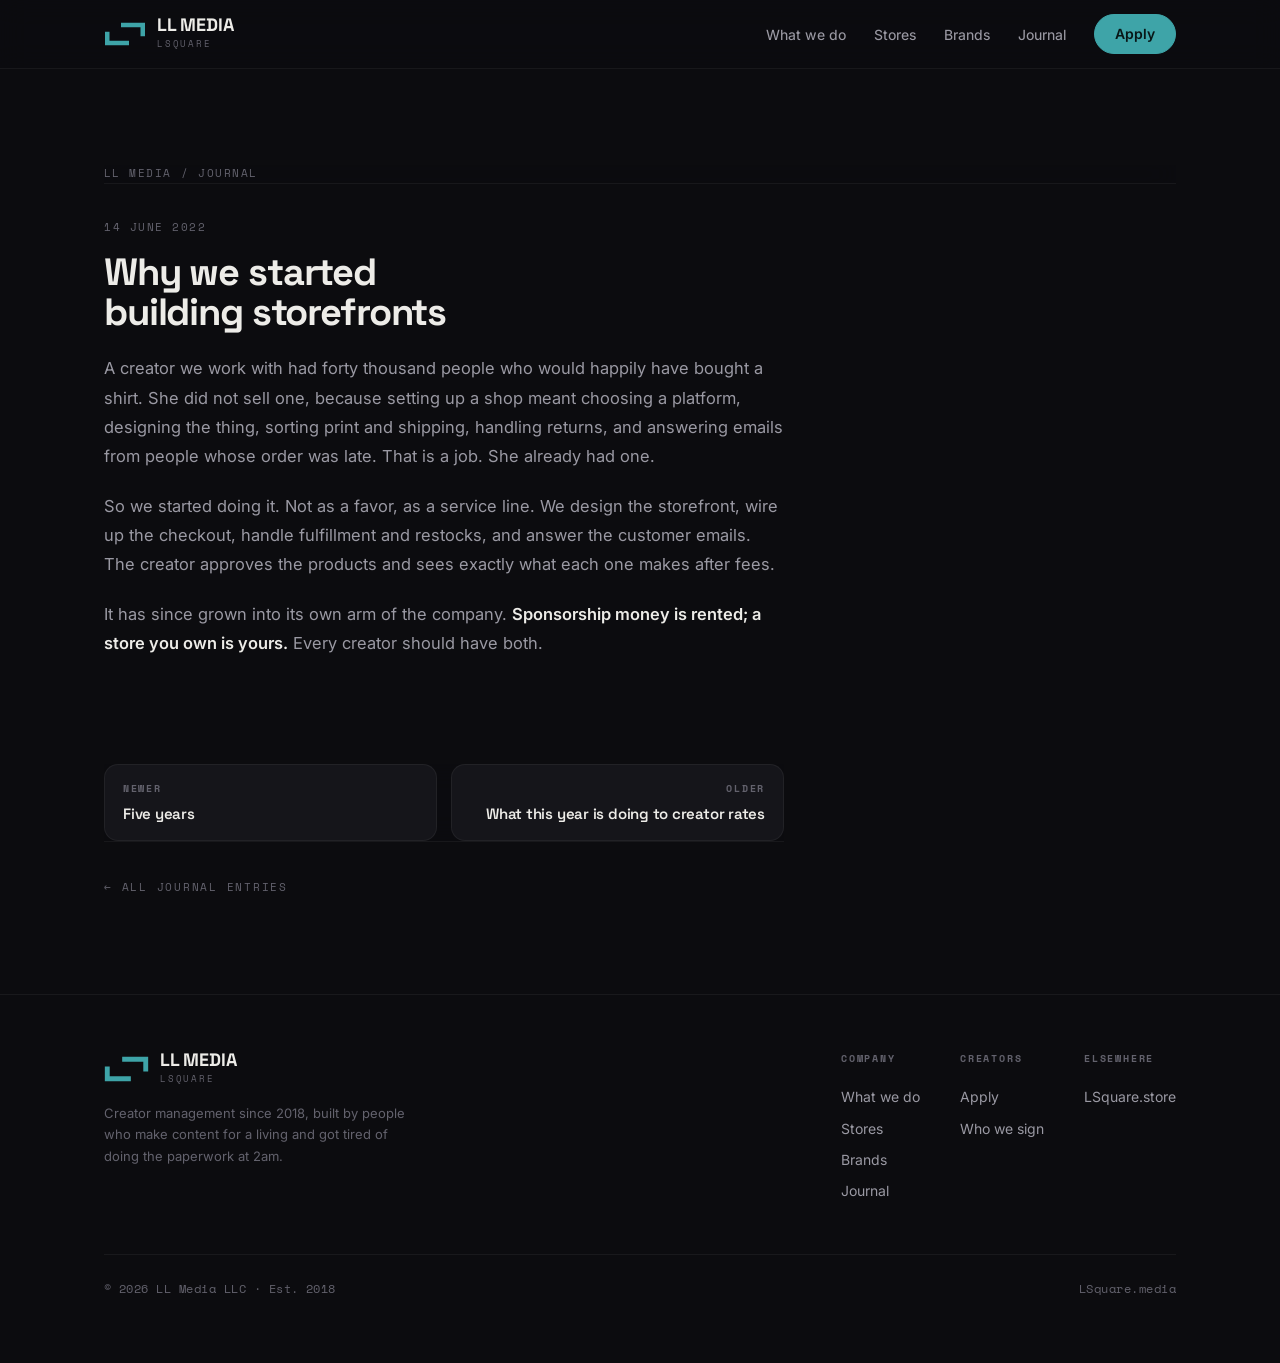
<file: journal/storefronts/index.html>
<!doctype html>
<html lang="en">
<head>
<meta charset="utf-8">
<meta name="viewport" content="width=device-width, initial-scale=1">
<title>Why we started building storefronts - LL Media Journal</title>
<meta name="description" content="Why LL Media started designing, building and running storefronts for the creators it represents, instead of telling them merch was not worth the trouble.">
<meta name="theme-color" content="#0C0C0F">
<link rel="canonical" href="https://lsquare.media/journal/storefronts/">
<meta property="og:type" content="article">
<meta property="og:site_name" content="LL Media">
<meta property="og:title" content="Why we started building storefronts">
<meta property="og:description" content="Why LL Media started designing, building and running storefronts for the creators it represents, instead of telling them merch was not worth the trouble.">
<meta property="og:url" content="https://lsquare.media/journal/storefronts/">
<meta property="article:published_time" content="2022-06-14">
<meta property="og:image" content="https://lsquare.media/assets/og.png">
<meta property="og:image:width" content="1200">
<meta property="og:image:height" content="630">
<meta name="twitter:card" content="summary_large_image">
<meta name="twitter:image" content="https://lsquare.media/assets/og.png">
<script type="application/ld+json">
[{
  "@context": "https://schema.org",
  "@type": "BlogPosting",
  "@id": "https://lsquare.media/journal/storefronts/#post",
  "headline": "Why we started building storefronts",
  "description": "Why LL Media started designing, building and running storefronts for the creators it represents, instead of telling them merch was not worth the trouble.",
  "datePublished": "2022-06-14",
  "dateModified": "2022-06-14",
  "url": "https://lsquare.media/journal/storefronts/",
  "mainEntityOfPage": "https://lsquare.media/journal/storefronts/",
  "image": "https://lsquare.media/assets/og.png",
  "author": {"@type": "Organization", "name": "LL Media", "url": "https://lsquare.media/"},
  "publisher": {"@type": "Organization", "name": "LL Media", "url": "https://lsquare.media/",
                "logo": {"@type": "ImageObject", "url": "https://lsquare.media/assets/og.png"}},
  "isPartOf": {"@id": "https://lsquare.media/journal/#blog"},
  "inLanguage": "en"
},
{
  "@context": "https://schema.org",
  "@type": "BreadcrumbList",
  "itemListElement": [
    {"@type":"ListItem","position":1,"name":"LL Media","item":"https://lsquare.media/"},
    {"@type":"ListItem","position":2,"name":"Journal","item":"https://lsquare.media/journal/"},
    {"@type":"ListItem","position":3,"name":"Why we started building storefronts"}
  ]
}]
</script>
<link rel="preconnect" href="https://fonts.googleapis.com">
<link rel="preconnect" href="https://fonts.gstatic.com" crossorigin>
<link rel="stylesheet" href="https://fonts.googleapis.com/css2?family=Space+Grotesk:wght@400;500;600;700&family=Space+Mono:wght@400;700&family=Inter:wght@400;450;500;600&display=swap">
<link rel="stylesheet" href="/assets/site.css">
<link rel="icon" href="data:image/svg+xml,%3Csvg xmlns='http://www.w3.org/2000/svg' viewBox='0 0 160 90'%3E%3Cpath fill='%233EA4A8' d='M0,90 H96 V72 H18 V36 H0 Z'/%3E%3Cpath fill='%233EA4A8' d='M160,0 H64 V18 H142 V54 H160 Z'/%3E%3C/svg%3E">
</head>
<body>

<svg width="0" height="0" style="position:absolute" aria-hidden="true"><defs>
  <!-- The logo: the same gesture reduced to two corners, on the same diagonal
       as the hands. Arms 96 x 54 = 16:9. -->
  <g id="mark">
    <path d="M0,90 H96 V72 H18 V36 H0 Z"/>
    <path d="M160,0 H64 V18 H142 V54 H160 Z"/>
  </g>
</defs></svg>

<nav>
  <div class="navin">
    <a class="lockup" href="/" aria-label="LL Media home">
      <svg viewBox="-3 -3 166 96" width="42" height="24" fill="var(--accent)" aria-hidden="true"><use href="#mark"/></svg>
      <span><span class="wm">LL MEDIA</span><span class="sub">LSquare</span></span>
    </a>
    <div class="navlinks">
      <a class="hidem" href="/#what">What we do</a>
      <a class="hidem" href="/#stores">Stores</a>
      <a class="hidem" href="/#brands">Brands</a>
      <a class="hidem" href="/journal/">Journal</a>
      <a class="btn" href="/#apply">Apply</a>
    </div>
  </div>
</nav>

<main id="top">
<section>
  <div class="wrap">
    <nav class="crumbs" aria-label="Breadcrumb">
      <a href="/">LL Media</a><span>/</span><a href="/journal/">Journal</a>
    </nav>
    <article class="post postpage">
      <span class="jdate">14 June 2022</span>
      <h1>Why we started building storefronts</h1>
      <p>A creator we work with had forty thousand people who would happily have bought a shirt. She did not sell one, because setting up a shop meant choosing a platform, designing the thing, sorting print and shipping, handling returns, and answering emails from people whose order was late. That is a job. She already had one.</p>
      <p>So we started doing it. Not as a favor, as a service line. We design the storefront, wire up the checkout, handle fulfillment and restocks, and answer the customer emails. The creator approves the products and sees exactly what each one makes after fees.</p>
      <p>It has since grown into its own arm of the company. <strong>Sponsorship money is rented; a store you own is yours.</strong> Every creator should have both.</p>
    </article>

    <nav class="postnav" aria-label="More posts">
      <a class="pn" href="/journal/five-years/"><span>Newer</span><b>Five years</b></a>
      <a class="pn pn-r" href="/journal/rates-2020/"><span>Older</span><b>What this year is doing to creator rates</b></a>
    </nav>

    <p class="backrow"><a class="backlink" href="/journal/">&larr; All journal entries</a></p>
  </div>
</section>
</main>

<footer>
  <div class="wrap">
    <div class="fin">
      <div>
        <div class="lockup">
          <svg viewBox="-3 -3 166 96" width="45" height="26" fill="var(--accent)" aria-hidden="true"><use href="#mark"/></svg>
          <span><span class="wm">LL MEDIA</span><span class="sub">LSquare</span></span>
        </div>
        <p class="fnote">Creator management since 2018, built by people who make content for a living and got tired of doing the paperwork at 2am.</p>
      </div>
      <div class="flinks">
        <div class="fcol"><h4>Company</h4>
          <a href="/#what">What we do</a><a href="/#stores">Stores</a>
          <a href="/#brands">Brands</a><a href="/journal/">Journal</a>
        </div>
        <div class="fcol"><h4>Creators</h4>
          <a href="/#apply">Apply</a><a href="/#who">Who we sign</a>
        </div>
        <div class="fcol"><h4>Elsewhere</h4>
          <a href="https://lsquare.store">LSquare.store</a>
        </div>
      </div>
    </div>
    <div class="legal">
      <span>&copy; 2026 LL Media LLC &middot; Est. 2018</span>
      <span>LSquare.media</span>
    </div>
  </div>
</footer>
</body>
</html>
</file>
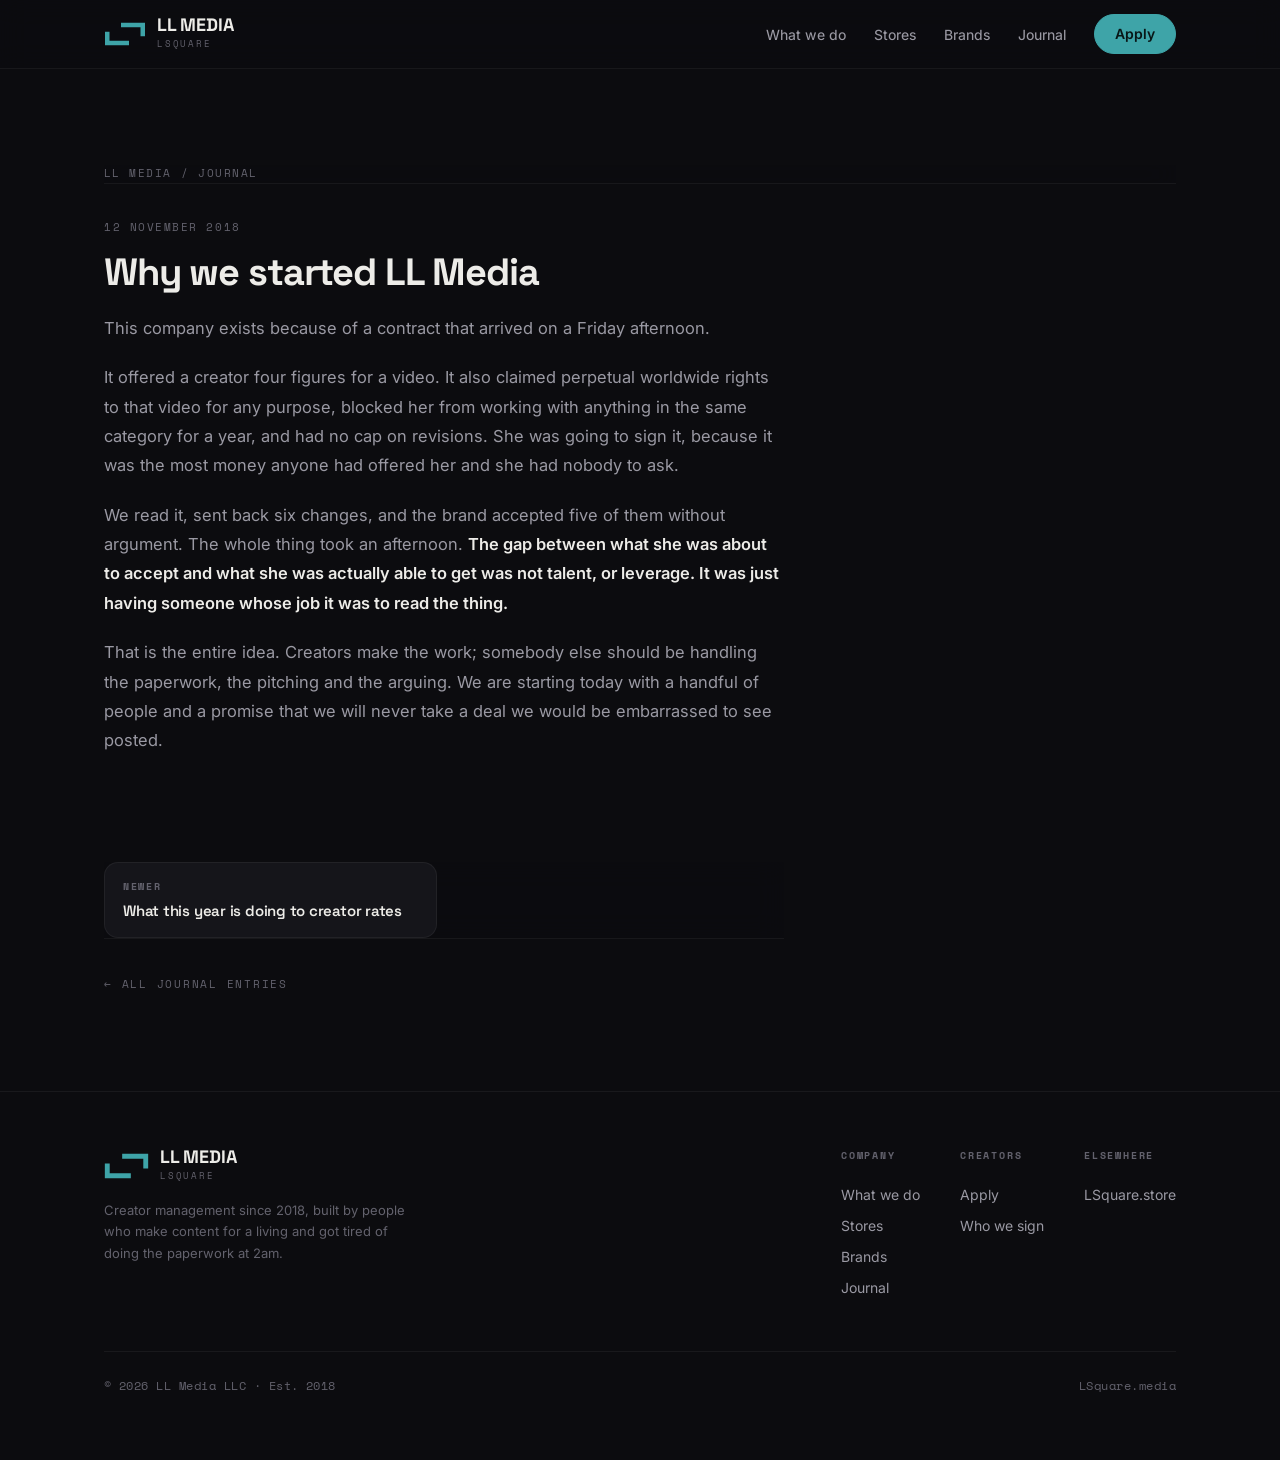
<file: journal/why-we-started/index.html>
<!doctype html>
<html lang="en">
<head>
<meta charset="utf-8">
<meta name="viewport" content="width=device-width, initial-scale=1">
<title>Why we started LL Media - LL Media Journal</title>
<meta name="description" content="LL Media exists because of a contract that arrived on a Friday afternoon. Perpetual worldwide rights, a year of exclusivity, and nobody to ask.">
<meta name="theme-color" content="#0C0C0F">
<link rel="canonical" href="https://lsquare.media/journal/why-we-started/">
<meta property="og:type" content="article">
<meta property="og:site_name" content="LL Media">
<meta property="og:title" content="Why we started LL Media">
<meta property="og:description" content="LL Media exists because of a contract that arrived on a Friday afternoon. Perpetual worldwide rights, a year of exclusivity, and nobody to ask.">
<meta property="og:url" content="https://lsquare.media/journal/why-we-started/">
<meta property="article:published_time" content="2018-11-12">
<meta property="og:image" content="https://lsquare.media/assets/og.png">
<meta property="og:image:width" content="1200">
<meta property="og:image:height" content="630">
<meta name="twitter:card" content="summary_large_image">
<meta name="twitter:image" content="https://lsquare.media/assets/og.png">
<script type="application/ld+json">
[{
  "@context": "https://schema.org",
  "@type": "BlogPosting",
  "@id": "https://lsquare.media/journal/why-we-started/#post",
  "headline": "Why we started LL Media",
  "description": "LL Media exists because of a contract that arrived on a Friday afternoon. Perpetual worldwide rights, a year of exclusivity, and nobody to ask.",
  "datePublished": "2018-11-12",
  "dateModified": "2018-11-12",
  "url": "https://lsquare.media/journal/why-we-started/",
  "mainEntityOfPage": "https://lsquare.media/journal/why-we-started/",
  "image": "https://lsquare.media/assets/og.png",
  "author": {"@type": "Organization", "name": "LL Media", "url": "https://lsquare.media/"},
  "publisher": {"@type": "Organization", "name": "LL Media", "url": "https://lsquare.media/",
                "logo": {"@type": "ImageObject", "url": "https://lsquare.media/assets/og.png"}},
  "isPartOf": {"@id": "https://lsquare.media/journal/#blog"},
  "inLanguage": "en"
},
{
  "@context": "https://schema.org",
  "@type": "BreadcrumbList",
  "itemListElement": [
    {"@type":"ListItem","position":1,"name":"LL Media","item":"https://lsquare.media/"},
    {"@type":"ListItem","position":2,"name":"Journal","item":"https://lsquare.media/journal/"},
    {"@type":"ListItem","position":3,"name":"Why we started LL Media"}
  ]
}]
</script>
<link rel="preconnect" href="https://fonts.googleapis.com">
<link rel="preconnect" href="https://fonts.gstatic.com" crossorigin>
<link rel="stylesheet" href="https://fonts.googleapis.com/css2?family=Space+Grotesk:wght@400;500;600;700&family=Space+Mono:wght@400;700&family=Inter:wght@400;450;500;600&display=swap">
<link rel="stylesheet" href="/assets/site.css">
<link rel="icon" href="data:image/svg+xml,%3Csvg xmlns='http://www.w3.org/2000/svg' viewBox='0 0 160 90'%3E%3Cpath fill='%233EA4A8' d='M0,90 H96 V72 H18 V36 H0 Z'/%3E%3Cpath fill='%233EA4A8' d='M160,0 H64 V18 H142 V54 H160 Z'/%3E%3C/svg%3E">
</head>
<body>

<svg width="0" height="0" style="position:absolute" aria-hidden="true"><defs>
  <!-- The logo: the same gesture reduced to two corners, on the same diagonal
       as the hands. Arms 96 x 54 = 16:9. -->
  <g id="mark">
    <path d="M0,90 H96 V72 H18 V36 H0 Z"/>
    <path d="M160,0 H64 V18 H142 V54 H160 Z"/>
  </g>
</defs></svg>

<nav>
  <div class="navin">
    <a class="lockup" href="/" aria-label="LL Media home">
      <svg viewBox="-3 -3 166 96" width="42" height="24" fill="var(--accent)" aria-hidden="true"><use href="#mark"/></svg>
      <span><span class="wm">LL MEDIA</span><span class="sub">LSquare</span></span>
    </a>
    <div class="navlinks">
      <a class="hidem" href="/#what">What we do</a>
      <a class="hidem" href="/#stores">Stores</a>
      <a class="hidem" href="/#brands">Brands</a>
      <a class="hidem" href="/journal/">Journal</a>
      <a class="btn" href="/#apply">Apply</a>
    </div>
  </div>
</nav>

<main id="top">
<section>
  <div class="wrap">
    <nav class="crumbs" aria-label="Breadcrumb">
      <a href="/">LL Media</a><span>/</span><a href="/journal/">Journal</a>
    </nav>
    <article class="post postpage">
      <span class="jdate">12 November 2018</span>
      <h1>Why we started LL Media</h1>
      <p>This company exists because of a contract that arrived on a Friday afternoon.</p>
      <p>It offered a creator four figures for a video. It also claimed perpetual worldwide rights to that video for any purpose, blocked her from working with anything in the same category for a year, and had no cap on revisions. She was going to sign it, because it was the most money anyone had offered her and she had nobody to ask.</p>
      <p>We read it, sent back six changes, and the brand accepted five of them without argument. The whole thing took an afternoon. <strong>The gap between what she was about to accept and what she was actually able to get was not talent, or leverage. It was just having someone whose job it was to read the thing.</strong></p>
      <p>That is the entire idea. Creators make the work; somebody else should be handling the paperwork, the pitching and the arguing. We are starting today with a handful of people and a promise that we will never take a deal we would be embarrassed to see posted.</p>
    </article>

    <nav class="postnav" aria-label="More posts">
      <a class="pn" href="/journal/rates-2020/"><span>Newer</span><b>What this year is doing to creator rates</b></a>
    </nav>

    <p class="backrow"><a class="backlink" href="/journal/">&larr; All journal entries</a></p>
  </div>
</section>
</main>

<footer>
  <div class="wrap">
    <div class="fin">
      <div>
        <div class="lockup">
          <svg viewBox="-3 -3 166 96" width="45" height="26" fill="var(--accent)" aria-hidden="true"><use href="#mark"/></svg>
          <span><span class="wm">LL MEDIA</span><span class="sub">LSquare</span></span>
        </div>
        <p class="fnote">Creator management since 2018, built by people who make content for a living and got tired of doing the paperwork at 2am.</p>
      </div>
      <div class="flinks">
        <div class="fcol"><h4>Company</h4>
          <a href="/#what">What we do</a><a href="/#stores">Stores</a>
          <a href="/#brands">Brands</a><a href="/journal/">Journal</a>
        </div>
        <div class="fcol"><h4>Creators</h4>
          <a href="/#apply">Apply</a><a href="/#who">Who we sign</a>
        </div>
        <div class="fcol"><h4>Elsewhere</h4>
          <a href="https://lsquare.store">LSquare.store</a>
        </div>
      </div>
    </div>
    <div class="legal">
      <span>&copy; 2026 LL Media LLC &middot; Est. 2018</span>
      <span>LSquare.media</span>
    </div>
  </div>
</footer>
</body>
</html>
</file>
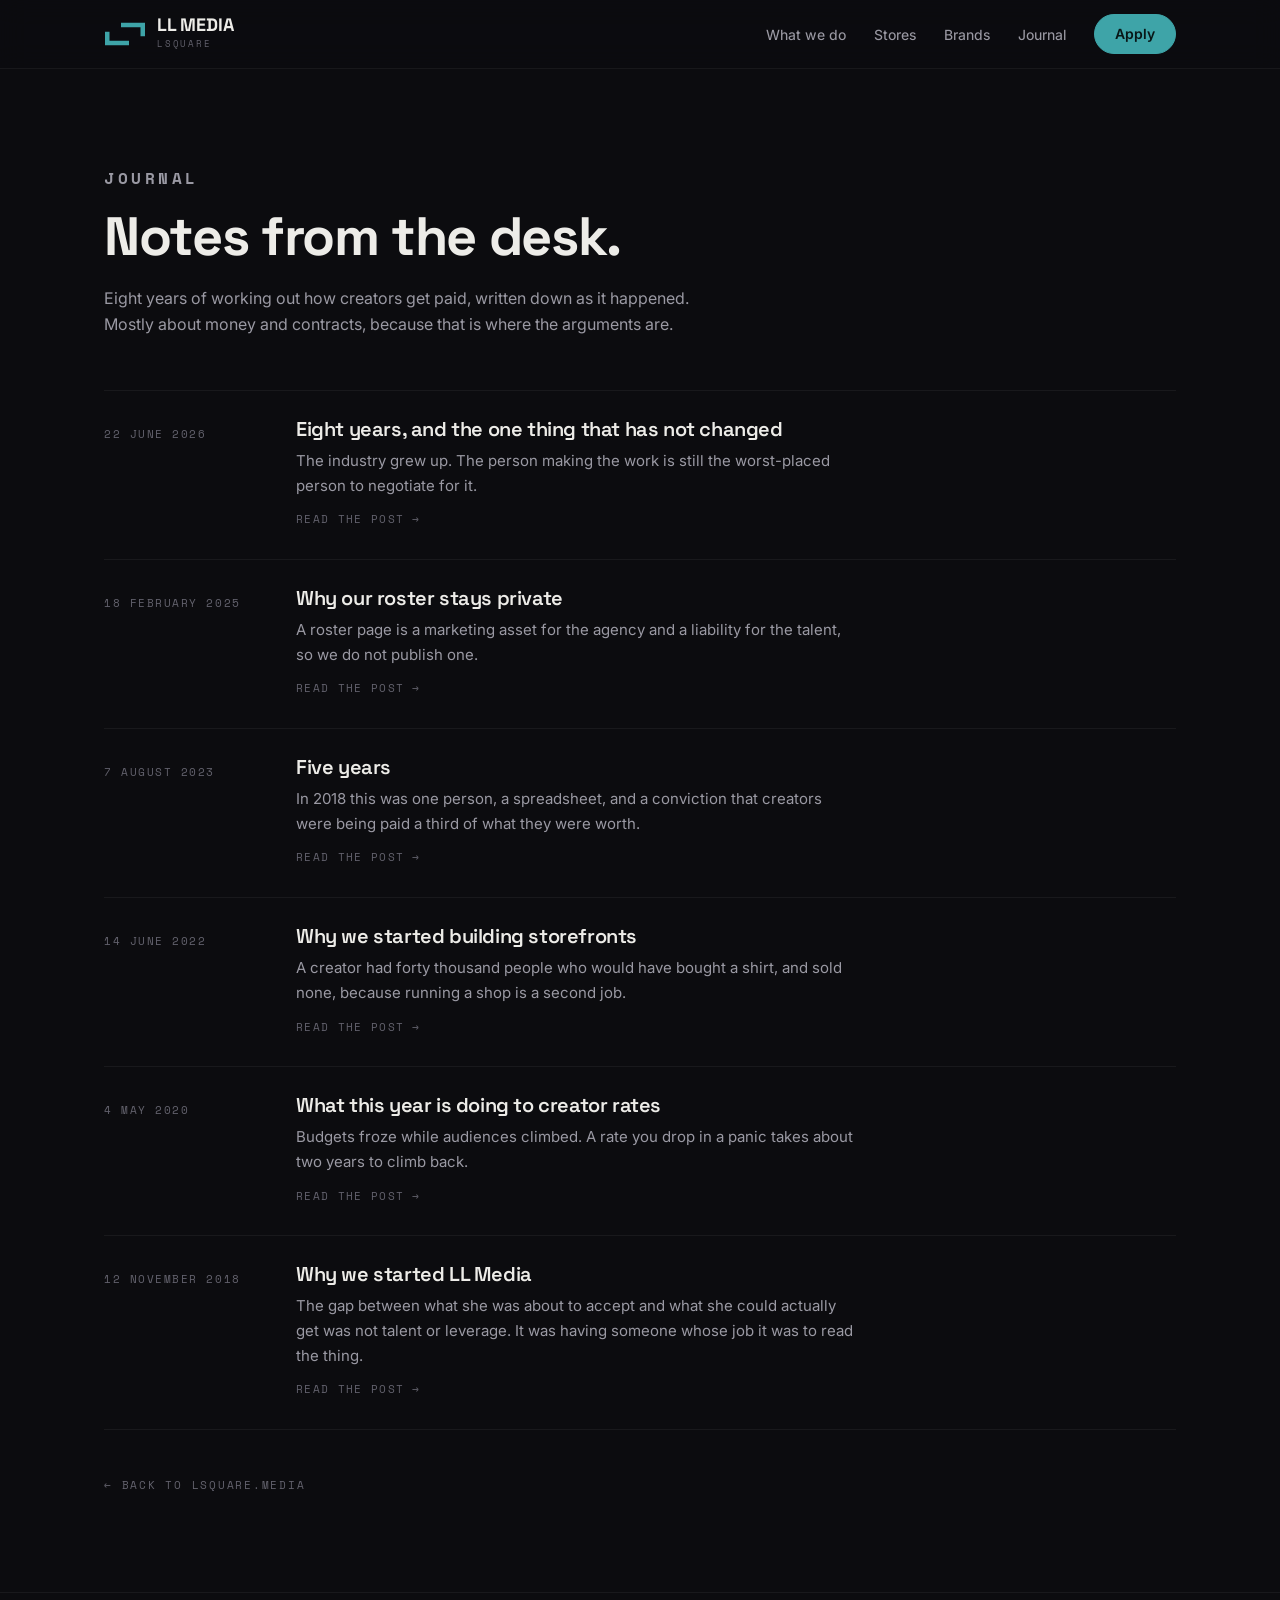
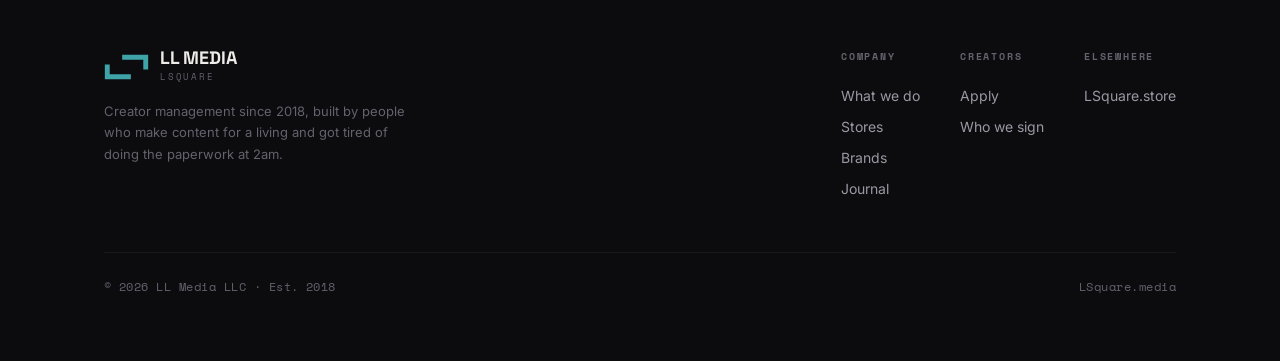
<file: journal.html>
<!doctype html>
<html lang="en">
<head>
<meta charset="utf-8">
<!-- The journal moved to the clean URL /journal/. GitHub Pages has no server
     redirects, so this stub keeps the old path working for anything that
     already links it. Safe to delete once nothing points here. -->
<link rel="canonical" href="https://lsquare.media/journal/">
<meta http-equiv="refresh" content="0; url=/journal/">
<title>Redirecting to the journal</title>
</head>
<body><p>This page has moved to <a href="/journal/">lsquare.media/journal</a>.</p></body>
</html>
</file>
<file: assets/site.css>
:root{
    /* Ground is lifted off pure black and warmed very slightly. Pure #000
       against a saturated accent is what makes a dark page glare. */
    --bg:#0C0C0F; --bg-2:#101014; --panel:#15151A; --panel-2:#1B1B21;
    --ink:#EDECE8; --ink-rgb:237,236,232;
    --dim:#9A99A3; --faint:#63626D;

    /* One accent, defined twice: the hex for solid fills, the raw channels
       so every tint below can be rgba() off the same value. Change both
       together and the whole page re-themes. */
    --accent:#3EA4A8;
    --accent-rgb:62,164,168;
    --on-accent:#081616;   /* text that sits ON the accent */

    --line:rgba(237,236,232,.10); --line-2:rgba(237,236,232,.06);
    --maxw:1120px;
  }
  /* Parallax ground plane. Fixed and behind everything, so the grid drifts
     slower than the page as you scroll and the content reads as a layer above
     it. The grid is a repeating gradient, so it is panned by moving
     background-position rather than translating a box - it tiles forever and
     can never run out from under the viewport. */
  .bg{position:fixed;inset:0;z-index:0;pointer-events:none;
    --grid:rgba(237,236,232,.095);
    background-image:linear-gradient(var(--grid) 1px,transparent 1px),
      linear-gradient(90deg,var(--grid) 1px,transparent 1px);
    background-size:64px 64px;background-position:0 0;
    -webkit-mask-image:radial-gradient(120% 90% at 50% 12%,#000,transparent 78%);
    mask-image:radial-gradient(120% 90% at 50% 12%,#000,transparent 78%);
    will-change:background-position}
  /* content sits above the plane */
  nav,main,footer{position:relative;z-index:1}
  .trend{will-change:transform}
  @media (prefers-reduced-motion:reduce){ .bg,.trend{will-change:auto} }

  *{box-sizing:border-box}
  html{scroll-behavior:smooth}
  body{margin:0;background:var(--bg);color:var(--ink);
    font-family:Inter,system-ui,-apple-system,Segoe UI,sans-serif;
    font-size:16px;line-height:1.65;-webkit-font-smoothing:antialiased;
    overflow-x:hidden}
  .wrap{max-width:var(--maxw);margin:0 auto;padding:0 24px}
  a{color:inherit;text-decoration:none}
  h1,h2,h3{font-family:Space Grotesk,sans-serif;letter-spacing:-.025em;line-height:1.06;margin:0}
  .eyebrow{font-family:Space Mono,monospace;font-size:11px;font-weight:700;
    letter-spacing:.22em;text-transform:uppercase;color:var(--accent);margin:0}

  /* ---------- nav ---------- */
  nav{position:sticky;top:0;z-index:50;background:rgba(12,12,15,.80);
    backdrop-filter:blur(14px);-webkit-backdrop-filter:blur(14px);
    border-bottom:1px solid var(--line-2)}
  .navin{max-width:var(--maxw);margin:0 auto;padding:14px 24px;
    display:flex;align-items:center;justify-content:space-between;gap:20px}
  .lockup{display:flex;align-items:center;gap:11px}
  .lockup .wm{font-family:Space Grotesk,sans-serif;font-weight:700;font-size:18px;
    letter-spacing:-.01em;line-height:1;display:block}
  .lockup .sub{font-family:Space Mono,monospace;font-size:9px;letter-spacing:.2em;
    color:var(--faint);text-transform:uppercase;display:block;margin-top:3px}
  .navlinks{display:flex;align-items:center;gap:28px;font-size:14px;color:var(--dim);font-weight:450}
  .navlinks a:hover{color:var(--ink)}
  .btn{display:inline-block;background:var(--accent);color:var(--on-accent);font-weight:600;
    font-size:14px;padding:10px 20px;border-radius:999px;border:1px solid var(--accent);
    transition:transform .18s ease, background .18s ease;cursor:pointer;
    font-family:inherit;line-height:1.3}
  .btn:hover{background:var(--ink);border-color:var(--ink);transform:translateY(-1px)}
  .btn.ghost{background:transparent;color:var(--ink);border-color:var(--line)}
  .btn.ghost:hover{background:transparent;border-color:var(--ink);color:var(--ink)}
  .btn:disabled{opacity:.5;cursor:not-allowed;transform:none}
  /* honeypot: off-screen, never shown, never focusable */
  .hp{position:absolute;left:-9999px;width:1px;height:1px;overflow:hidden}
  @media (max-width:780px){ .navlinks .hidem{display:none} }

  /* ---------- hero ---------- */
  .hero{position:relative;padding:88px 0 76px;overflow:hidden}
  .hero::before{content:"";position:absolute;inset:-40% 0 auto 50%;width:1200px;height:800px;
    transform:translateX(-50%);pointer-events:none;
    background:radial-gradient(50% 50% at 50% 50%, rgba(var(--accent-rgb),.13), rgba(var(--accent-rgb),0) 70%)}
  .hero .wrap{position:relative;z-index:1}
  .livetag{display:inline-flex;align-items:center;gap:9px;
    font-family:Space Mono,monospace;font-size:11px;font-weight:700;letter-spacing:.16em;
    text-transform:uppercase;color:var(--dim);
    border:1px solid var(--line);border-radius:999px;padding:7px 15px 7px 12px;margin-bottom:30px}
  /* The recording-light convention: a steady fade in and out, not an
     expanding ring. Reads as "this is live" at a glance. */
  .dot{width:7px;height:7px;border-radius:50%;background:var(--accent);
    box-shadow:0 0 8px rgba(var(--accent-rgb),.75);
    animation:live 1.9s ease-in-out infinite}
  @keyframes live{
    0%,100%{opacity:1;box-shadow:0 0 8px rgba(var(--accent-rgb),.75)}
    50%    {opacity:.22;box-shadow:0 0 2px rgba(var(--accent-rgb),.15)}}

  /* The logo, used at scale: the same two hands framing the number, so the
     mark in the nav and the gesture around the count read as one idea. */
  /* horizontal padding must exceed .fh width or the bracket sits on the
     digits; at 1440 that is a 50px mark inside 68px of padding. */
  .countframe{position:relative;display:inline-block;margin:0 0 18px;
    padding:clamp(34px,5.4vw,76px) clamp(50px,11vw,162px)}
  .countframe .count{margin:0;position:relative;z-index:1}
  /* Rising trend line behind the number: the counter says the roster grows,
     this shows it. Sits under the digits and over the hero grid. */
  .trend{position:absolute;inset:0;width:100%;height:100%;z-index:0;
    color:var(--accent);pointer-events:none;overflow:hidden}
  .trend .tline{fill:none;stroke:var(--accent);stroke-width:2.5;
    stroke-linecap:round;stroke-linejoin:round;opacity:.42;
    vector-effect:non-scaling-stroke}
  .trend .thead{fill:none;stroke:var(--accent);stroke-width:2.5;
    stroke-linecap:round;stroke-linejoin:round;opacity:.62;
    vector-effect:non-scaling-stroke}
  @media (max-width:520px){ .trend .tline,.trend .thead{stroke-width:2} }
  /* The desktop clearance is wider than a phone can afford: at 375px the
     number alone is ~258px inside 327px of content box, so the frame has to
     give the padding back or it overflows and body{overflow-x:hidden} eats
     the far hand. Hand stays narrower than the padding at every width. */
  @media (max-width:520px){
    .countframe{padding:clamp(22px,6vw,38px) clamp(34px,10vw,58px)}
    .fh{width:clamp(32px,9.2vw,56px)}
  }
  .fh{position:absolute;pointer-events:none;
    width:clamp(56px,12.2vw,178px);height:auto}
  .fh-bl{bottom:0;left:0;animation:handBL .95s cubic-bezier(.22,1,.36,1) both}
  .fh-tr{top:0;right:0;animation:handTR .95s cubic-bezier(.22,1,.36,1) .06s both}
  @keyframes handBL{from{opacity:0;transform:translate(-16px,16px)}
                    to{opacity:.9;transform:none}}
  @keyframes handTR{from{opacity:0;transform:translate(16px,-16px)}
                    to{opacity:.9;transform:none}}

  .count{font-family:Space Grotesk,sans-serif;font-weight:700;
    font-size:clamp(46px,11.2vw,146px);line-height:1;letter-spacing:-.045em;
    color:var(--ink);margin:0 0 18px;
    display:flex;align-items:flex-start;flex-wrap:nowrap}
  /* glow must live on the parent: each .d clips overflow, so a text-shadow
     on the digits themselves gets sliced into rectangles. */
  .odo{display:inline-flex;align-items:flex-start;
    filter:drop-shadow(0 0 34px rgba(var(--ink-rgb),.10))}
  .d{display:inline-block;width:.63em;height:1em;overflow:hidden;position:relative}
  .strip{position:absolute;top:0;left:0;width:100%;display:flex;flex-direction:column;will-change:transform}
  .strip b{display:block;height:1em;line-height:1;font-weight:700;text-align:center;
    letter-spacing:normal}
  .sep{display:inline-block;width:.28em;text-align:center}

  .countlabel{font-family:Space Grotesk,sans-serif;font-weight:500;
    font-size:clamp(17px,2.5vw,26px);letter-spacing:-.02em;color:var(--ink);
    margin:0 0 8px;max-width:46ch}
  .countsub{color:var(--faint);font-size:13px;margin:0 0 46px;
    font-family:Space Mono,monospace;letter-spacing:.02em}
  .countsub b{color:var(--dim);font-weight:400}

  h1{font-size:clamp(30px,4.6vw,54px);font-weight:700;max-width:19ch;margin:0 0 20px}
  h1 .hl{color:var(--accent)}
  .herolede{color:var(--dim);font-size:clamp(15px,1.6vw,18px);max-width:56ch;margin:0 0 34px}
  .cta{display:flex;gap:12px;flex-wrap:wrap}
  .cta .btn{padding:13px 26px;font-size:15px}

  /* ---------- strip ---------- */
  .strip-stats{border-top:1px solid var(--line-2);border-bottom:1px solid var(--line-2);
    background:var(--bg-2)}
  .statgrid{display:grid;grid-template-columns:repeat(4,1fr)}
  .stat{padding:30px 24px;border-left:1px solid var(--line-2)}
  .stat:first-child{border-left:0}
  .stat .n{font-family:Space Grotesk,sans-serif;font-weight:700;font-size:clamp(24px,3.2vw,36px);
    letter-spacing:-.03em;line-height:1;display:block;margin-bottom:8px}
  .stat .l{font-family:Space Mono,monospace;font-size:10px;letter-spacing:.16em;
    text-transform:uppercase;color:var(--faint)}
  @media (max-width:760px){
    .statgrid{grid-template-columns:repeat(2,1fr)}
    .stat:nth-child(3){border-left:0}
    .stat:nth-child(n+3){border-top:1px solid var(--line-2)}}

  /* ---------- sections ---------- */
  section{padding:96px 0}
  .shead{margin-bottom:52px;max-width:60ch}
  .shead .eyebrow{margin-bottom:16px}
  .shead h2{font-size:clamp(28px,3.8vw,44px);font-weight:700;margin-bottom:16px}
  .shead p{color:var(--dim);margin:0;font-size:16px}

  .cards{display:grid;grid-template-columns:repeat(auto-fit,minmax(290px,1fr));gap:1px;
    background:var(--line-2);border:1px solid var(--line-2);border-radius:16px;overflow:hidden}
  .card{background:var(--bg);padding:34px 30px;transition:background .2s ease}
  .card:hover{background:var(--panel)}
  .card .ci{width:34px;height:34px;margin-bottom:22px;color:var(--accent)}
  .card h3{font-size:19px;font-weight:600;margin-bottom:10px}
  .card p{color:var(--dim);font-size:14.5px;margin:0;line-height:1.62}

  /* ---------- store band ----------
     The one inverted block on the page. It gives the .store arm its own
     moment and breaks up a long dark scroll. Keep it the only lime field. */
  /* Was a full-bleed field of pure accent, which is a huge area at maximum
     brightness and the single worst thing on the page for eye strain. Now a
     dark band lit by a soft off-center wash, so it still reads as a distinct
     section without the glare. */
  .storeband{background:var(--bg-2);padding:0;position:relative;
    border-top:1px solid var(--line-2);border-bottom:1px solid var(--line-2)}
  .storeband::before{content:"";position:absolute;inset:0;pointer-events:none;
    background:radial-gradient(70% 120% at 12% 50%,
      rgba(var(--accent-rgb),.13), rgba(var(--accent-rgb),0) 68%)}
  .storeband .wrap{position:relative;padding-top:76px;padding-bottom:76px;
    display:grid;grid-template-columns:1.1fr 1fr;gap:56px;align-items:center}
  .storeband .eyebrow{margin-bottom:16px}
  .storeband h2{font-size:clamp(28px,3.8vw,44px);font-weight:700;
    color:var(--ink);margin:0 0 16px;max-width:16ch}
  .storeband p{color:var(--dim);font-size:16px;margin:0 0 30px;max-width:46ch}
  .storelist{list-style:none;padding:0;margin:0}
  .storelist li{display:flex;gap:14px;padding:17px 0;
    border-top:1px solid var(--line-2);font-size:14.5px;color:var(--dim)}
  .storelist li:last-child{border-bottom:1px solid var(--line-2)}
  .storelist svg{flex:0 0 18px;width:18px;height:18px;margin-top:3px;color:var(--accent)}
  .storelist b{display:block;color:var(--ink);font-weight:600;margin-bottom:2px}
  .storelist i{display:block;font-style:normal}
  @media (max-width:820px){ .storeband .wrap{grid-template-columns:1fr;gap:36px} }

  /* ---------- brands + discretion ---------- */
  .roster{background:var(--bg-2);border-top:1px solid var(--line-2);border-bottom:1px solid var(--line-2)}
  /* Logo wall. Centered flex-wrap, not a grid: the brand count changes and a
     rigid grid leaves a ragged last row every time it does. Logos are white
     silhouettes on a common canvas height, so one CSS height balances them. */
  .brandwall{display:flex;flex-wrap:wrap;justify-content:center;align-items:center;
    gap:clamp(26px,4vw,54px) clamp(30px,5vw,68px);
    background:var(--bg-2);border:1px solid var(--line-2);border-radius:16px;
    padding:clamp(30px,4.6vw,50px) clamp(24px,4vw,44px)}
  .bw{display:inline-flex;align-items:center;gap:11px;
    opacity:.66;transition:opacity .2s ease}
  .bw:hover{opacity:1}
  .bw img{display:block;height:clamp(19px,2.5vw,32px);width:auto}
  .bw b{font-family:Space Grotesk,sans-serif;font-weight:600;letter-spacing:-.01em;
    font-size:clamp(13px,1.55vw,19px);color:var(--ink);white-space:nowrap}
  .brandnote{color:var(--dim);font-size:14.5px;max-width:62ch;margin:22px 0 0}
  .disc{margin-top:26px;border:1px solid var(--line);border-radius:18px;background:var(--panel);
    padding:44px 40px;display:grid;grid-template-columns:1fr 1fr;gap:48px;align-items:center}
  .disc h3{font-size:clamp(22px,2.9vw,32px);font-weight:700;margin-bottom:14px}
  .disc h3 .hl{color:var(--accent)}
  .disc .dtext{color:var(--dim);font-size:15px;margin:0;max-width:40ch}
  .disclist{list-style:none;padding:0;margin:0;display:flex;flex-direction:column;gap:20px}
  .disclist li{display:flex;gap:14px;font-size:14.5px}
  .disclist svg{flex:0 0 18px;width:18px;height:18px;margin-top:3px;color:var(--accent)}
  .disclist b{display:block;color:var(--ink);font-weight:600;margin-bottom:2px}
  .disclist i{display:block;font-style:normal;color:var(--dim)}
  @media (max-width:820px){ .disc{grid-template-columns:1fr;gap:32px;padding:34px 28px} }

  /* ---------- process ---------- */
  .steps{display:grid;grid-template-columns:repeat(4,1fr);gap:26px;counter-reset:s}
  .step{position:relative;padding-top:26px;border-top:2px solid var(--accent)}
  .step .sn{font-family:Space Mono,monospace;font-size:11px;font-weight:700;letter-spacing:.18em;
    color:var(--accent);display:block;margin-bottom:12px}
  .step h3{font-size:17px;font-weight:600;margin-bottom:9px}
  .step p{color:var(--dim);font-size:14px;margin:0}
  @media (max-width:860px){ .steps{grid-template-columns:repeat(2,1fr)} }
  @media (max-width:520px){ .steps{grid-template-columns:1fr} }

  /* ---------- looking for ---------- */
  .lf{display:grid;grid-template-columns:1fr 1fr;gap:56px;align-items:start}
  .lflist{list-style:none;padding:0;margin:0}
  .lflist li{display:flex;gap:14px;padding:15px 0;border-bottom:1px solid var(--line-2);
    font-size:15px;color:var(--ink)}
  .lflist li:last-child{border-bottom:0}
  .lflist svg{flex:0 0 18px;width:18px;height:18px;margin-top:4px;color:var(--accent)}
  .lflist span b{display:block;font-weight:600;margin-bottom:2px}
  .lflist span i{display:block;font-style:normal;color:var(--dim);font-size:14px}
  .quote{border-left:2px solid var(--accent);padding:4px 0 4px 24px}
  .quote p{font-family:Space Grotesk,sans-serif;font-size:clamp(19px,2.4vw,26px);
    font-weight:500;letter-spacing:-.02em;line-height:1.32;margin:0 0 16px}
  .quote cite{font-family:Space Mono,monospace;font-size:11px;letter-spacing:.16em;
    text-transform:uppercase;color:var(--faint);font-style:normal}
  @media (max-width:860px){ .lf{grid-template-columns:1fr;gap:40px} }

  /* ---------- apply ---------- */
  .apply{background:var(--bg-2);border-top:1px solid var(--line-2)}
  form{display:grid;grid-template-columns:1fr 1fr;gap:18px;max-width:720px}
  .f{display:flex;flex-direction:column;gap:8px}
  .f.full{grid-column:1/-1}
  label{font-family:Space Mono,monospace;font-size:10px;letter-spacing:.16em;
    text-transform:uppercase;color:var(--faint)}
  input,select,textarea{background:var(--panel);border:1px solid var(--line);color:var(--ink);
    border-radius:10px;padding:13px 14px;font-family:inherit;font-size:15px;width:100%;
    transition:border-color .18s ease}
  input:focus,select:focus,textarea:focus{outline:none;border-color:var(--accent)}
  textarea{resize:vertical;min-height:112px}
  select{appearance:none;background-image:url("data:image/svg+xml,%3Csvg xmlns='http://www.w3.org/2000/svg' viewBox='0 0 24 24' fill='none' stroke='%239B9AA3' stroke-width='2'%3E%3Cpath d='M6 9l6 6 6-6'/%3E%3C/svg%3E");
    background-repeat:no-repeat;background-position:right 12px center;background-size:18px;padding-right:40px}
  .formnote{grid-column:1/-1;color:var(--faint);font-size:13px;margin:0}
  .formmsg{grid-column:1/-1;font-size:14px;margin:0;display:none;padding:13px 15px;border-radius:10px}
  .formmsg.ok{display:block;background:rgba(var(--accent-rgb),.10);border:1px solid rgba(var(--accent-rgb),.35);color:var(--accent)}
  .formmsg.err{display:block;background:rgba(255,90,90,.09);border:1px solid rgba(255,90,90,.3);color:#ff9a9a}
  @media (max-width:620px){ form{grid-template-columns:1fr} }

  /* ---------- footer ---------- */
  footer{border-top:1px solid var(--line-2);padding:56px 0 64px;background:var(--bg)}
  .fin{display:flex;justify-content:space-between;gap:32px;flex-wrap:wrap;align-items:flex-start}
  .fnote{color:var(--faint);font-size:13px;max-width:38ch;margin:16px 0 0}
  .flinks{display:flex;gap:40px;flex-wrap:wrap}
  .fcol h4{font-family:Space Mono,monospace;font-size:10px;letter-spacing:.18em;text-transform:uppercase;
    color:var(--faint);margin:0 0 14px;font-weight:700}
  .fcol a{display:block;color:var(--dim);font-size:14px;padding:4px 0}
  .fcol a:hover{color:var(--accent)}
  .legal{margin-top:48px;padding-top:24px;border-top:1px solid var(--line-2);
    color:var(--faint);font-size:12px;font-family:Space Mono,monospace;letter-spacing:.04em;
    display:flex;justify-content:space-between;gap:16px;flex-wrap:wrap}

  @media (prefers-reduced-motion:reduce){
    *{animation:none!important;transition:none!important;scroll-behavior:auto!important}
    /* The live dot is the exception. It fades opacity in place and never moves,
       so it does not cause the discomfort this setting exists to prevent, and it
       is the only thing on the page telling a reader the count is live. */
    .dot{animation:live 1.9s ease-in-out infinite!important}}


  /* ---------- our journey ----------
     A dated spine, not a decorative one: the rule and the node exist to make
     the order readable, and every entry hands off to the full post. */
  .tl{list-style:none;margin:0;padding:0;position:relative}
  .tl::before{content:"";position:absolute;left:7px;top:12px;bottom:12px;width:1px;
    background:linear-gradient(180deg,transparent,var(--line) 8%,var(--line) 92%,transparent)}
  @media (min-width:781px){ .tl::before{left:97px} }
  .tl li{position:relative;display:grid;grid-template-columns:1fr;gap:8px;
    padding:0 0 34px 34px}
  @media (min-width:781px){
    .tl li{grid-template-columns:90px 1fr;gap:44px;padding:0 0 38px 0}
    .tl li>div{padding-left:6px} }
  .tl li::before{content:"";position:absolute;left:2px;top:8px;width:11px;height:11px;
    border-radius:50%;background:var(--bg);border:1px solid var(--line)}
  @media (min-width:781px){ .tl li::before{left:92px} }
  /* the most recent entry is the live one */
  .tl li:last-child::before{background:var(--accent);border-color:var(--accent);
    box-shadow:0 0 10px rgba(var(--accent-rgb),.6)}
  .tlyr{font-family:Space Mono,monospace;font-size:12px;font-weight:700;
    letter-spacing:.16em;color:var(--accent);line-height:1.9;
    font-variant-numeric:tabular-nums}
  @media (min-width:781px){ .tlyr{text-align:right;font-size:13px} }
  .tl h3{font-size:19px;font-weight:600;margin:0 0 8px;letter-spacing:-.015em}
  .tl p{color:var(--dim);font-size:15px;margin:0;max-width:64ch}
  .tl p a{color:var(--ink);border-bottom:1px solid var(--line);padding-bottom:1px}
  .tl p a:hover{border-color:var(--accent);color:var(--accent)}
  .tlink{display:inline-block;margin-top:11px;font-family:Space Mono,monospace;
    font-size:11px;letter-spacing:.12em;text-transform:uppercase;color:var(--faint)}
  .tlink:hover{color:var(--accent)}
  .tlend{display:flex;align-items:center;gap:20px;flex-wrap:wrap;
    margin:10px 0 0;color:var(--dim);font-size:15px}

  /* ---------- journal ---------- */
  .jlist{display:flex;flex-direction:column}
  .jitem{display:grid;grid-template-columns:160px 1fr;gap:32px;padding:28px 0;
    border-top:1px solid var(--line-2);align-items:start;transition:opacity .18s ease}
  .jitem:last-child{border-bottom:1px solid var(--line-2)}
  a.jitem:hover{opacity:.72}
  .jdate{font-family:Space Mono,monospace;font-size:11px;letter-spacing:.14em;
    text-transform:uppercase;color:var(--faint);padding-top:6px;white-space:nowrap}
  .jitem h3{font-size:20px;font-weight:600;margin-bottom:9px}
  .jitem p{color:var(--dim);font-size:15px;margin:0;max-width:62ch}
  @media (max-width:700px){ .jitem{grid-template-columns:1fr;gap:10px} .jdate{padding-top:0} }

  /* long-form post body, journal page only */
  .post{max-width:68ch;padding:52px 0;border-top:1px solid var(--line-2)}
  .post:first-of-type{border-top:0;padding-top:0}
  .post .jdate{display:block;margin-bottom:16px;padding-top:0}
  .post h2{font-size:clamp(24px,3.2vw,34px);font-weight:700;margin-bottom:22px}
  .post p{color:var(--dim);font-size:16.5px;line-height:1.78;margin:0 0 20px}
  .post p:last-child{margin-bottom:0}
  .post strong{color:var(--ink);font-weight:600}
  /* a post now owns a page, so its title is the h1 */
  .post h1{font-size:clamp(26px,3.6vw,38px);font-weight:700;margin-bottom:22px;
    letter-spacing:-.03em;text-wrap:balance}
  .postpage{padding-top:0;border-top:0}
  .crumbs{display:flex;align-items:center;gap:9px;margin-bottom:34px;
    font-family:Space Mono,monospace;font-size:10.5px;letter-spacing:.14em;
    text-transform:uppercase;color:var(--faint)}
  .crumbs a{color:var(--faint)}
  .crumbs a:hover{color:var(--accent)}
  /* prev/next: two equal cards, so a reader who finishes one post has an
     obvious next move and a crawler has two more internal links to follow */
  .postnav{display:grid;grid-template-columns:1fr 1fr;gap:14px;
    max-width:68ch;margin:54px 0 30px}
  @media (max-width:640px){ .postnav{grid-template-columns:1fr} }
  .pn{display:block;border:1px solid var(--line-2);border-radius:14px;padding:16px 18px;
    background:var(--panel);transition:border-color .18s ease}
  .pn:hover{border-color:rgba(var(--accent-rgb),.45)}
  .pn span{display:block;font-family:Space Mono,monospace;font-size:9.5px;font-weight:700;
    letter-spacing:.18em;text-transform:uppercase;color:var(--faint);margin-bottom:7px}
  .pn b{display:block;font-family:Space Grotesk,sans-serif;font-size:15px;font-weight:600;
    line-height:1.3;letter-spacing:-.015em;color:var(--ink)}
  .pn-r{text-align:right;grid-column:2}
  @media (max-width:640px){ .pn-r{text-align:left;grid-column:1} }
  .backrow{margin:0}
  /* listing entries carry a standfirst and a read cue */
  .jlist .jitem h2{font-size:20px;font-weight:600;margin:0 0 9px;letter-spacing:-.02em}
  .jlist .jitem .tlink{margin-top:12px}

  .backlink{font-family:Space Mono,monospace;font-size:11px;letter-spacing:.16em;
    text-transform:uppercase;color:var(--faint)}
  .backlink:hover{color:var(--accent)}
</file>
